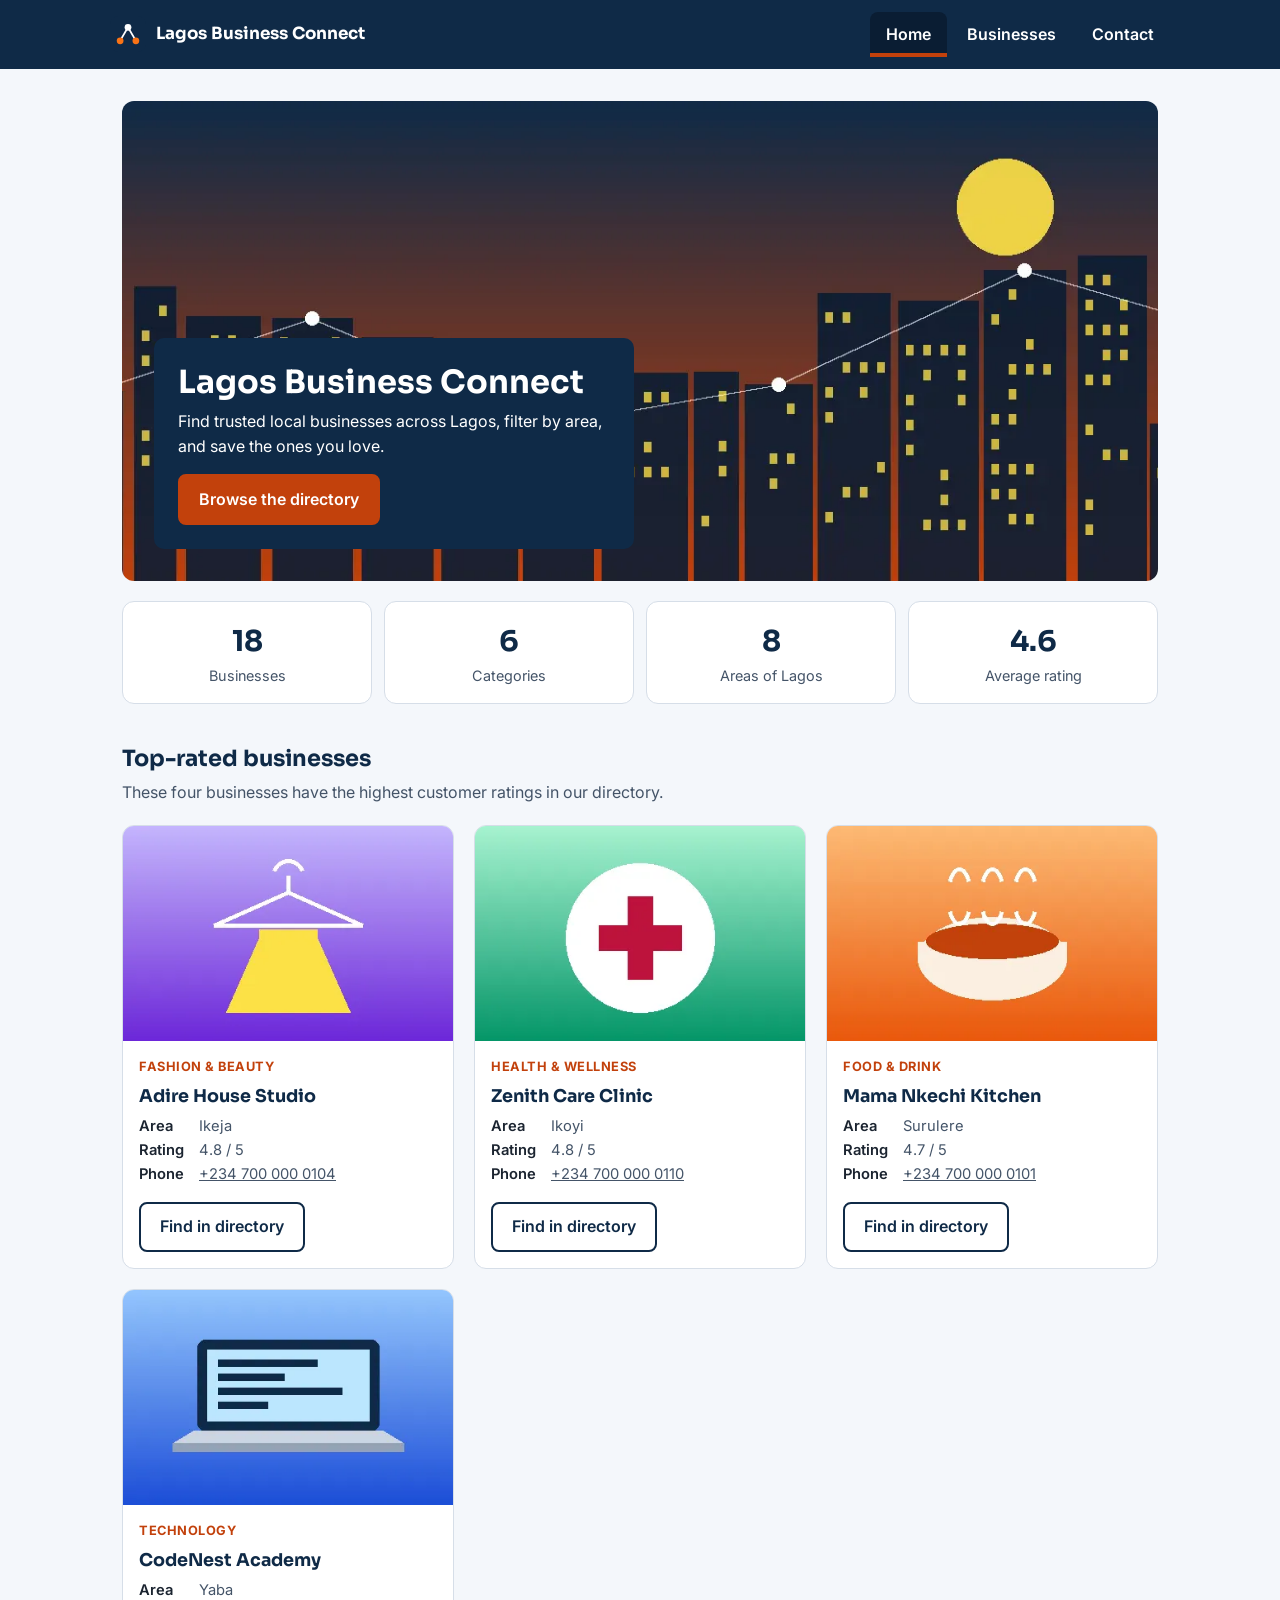
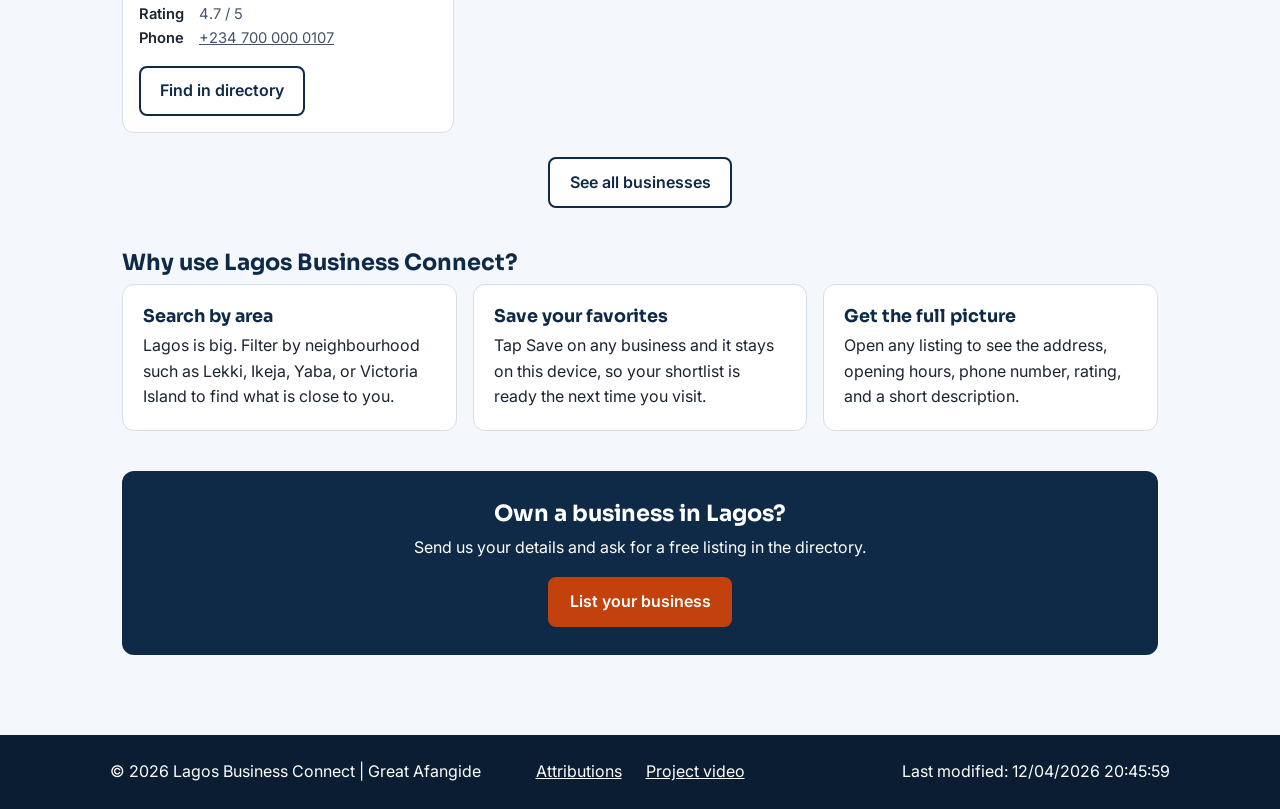
<file: final-project/index.html>
<!DOCTYPE html>
<html lang="en">
<head>
  <meta charset="UTF-8">
  <meta name="viewport" content="width=device-width, initial-scale=1.0">
  <title>Lagos Business Connect | Local Business Directory</title>
  <meta name="description" content="Lagos Business Connect helps you find trusted local businesses across Lagos, filter by area and category, and save your favorites.">
  <meta name="author" content="Great Afangide">

  <link rel="icon" type="image/svg+xml" href="images/favicon.svg">

  <!-- Open Graph -->
  <meta property="og:title" content="Lagos Business Connect | Local Business Directory">
  <meta property="og:description" content="Lagos Business Connect helps you find trusted local businesses across Lagos, filter by area and category, and save your favorites.">
  <meta property="og:type" content="website">
  <meta property="og:image" content="https://greatx806.github.io/wdd231/final/images/hero.webp">
  <meta property="og:url" content="https://greatx806.github.io/wdd231/final/index.html">

  <link rel="preconnect" href="https://fonts.googleapis.com">
  <link rel="preconnect" href="https://fonts.gstatic.com" crossorigin>
  <link href="https://fonts.googleapis.com/css2?family=Inter:wght@400;600&family=Sora:wght@600;700&display=swap" rel="stylesheet">

  <link rel="stylesheet" href="styles/normalize.css">
  <link rel="stylesheet" href="styles/small.css">
  <link rel="stylesheet" href="styles/larger.css">

  <script type="module" src="scripts/home.js"></script>
</head>
<body>
  <a class="skip-link" href="#main-content">Skip to main content</a>

  <header class="site-header">
    <div class="header-inner">
      <a class="brand" href="index.html">
        <img src="images/favicon.svg" alt="" width="36" height="36">
        <span>Lagos Business Connect</span>
      </a>

      <button class="nav-toggle" id="nav-toggle" type="button" aria-expanded="false" aria-controls="primary-nav">
        <span class="visually-hidden">Menu</span>
        <span></span><span></span><span></span>
      </button>

      <nav class="primary-nav" id="primary-nav" aria-label="Primary">
        <ul>
          <li><a href="index.html" aria-current="page">Home</a></li>
          <li><a href="businesses.html">Businesses</a></li>
          <li><a href="contact.html">Contact</a></li>
        </ul>
      </nav>
    </div>
  </header>

  <main id="main-content">
    <section class="hero">
      <img src="images/hero.webp" alt="Illustration of the Lagos skyline at dusk with glowing lines connecting the buildings" width="1200" height="500" fetchpriority="high">
      <div class="hero-content">
        <h1>Lagos Business Connect</h1>
        <p>Find trusted local businesses across Lagos, filter by area, and save the ones you love.</p>
        <a class="btn btn-accent" href="businesses.html">Browse the directory</a>
      </div>
    </section>

    <section aria-labelledby="stats-heading">
      <h2 id="stats-heading" class="visually-hidden">Directory at a glance</h2>
      <ul class="stats" id="stats">
        <li><span class="stat-label">Loading directory facts&hellip;</span></li>
      </ul>
    </section>

    <section class="section" aria-labelledby="featured-heading">
      <h2 id="featured-heading">Top-rated businesses</h2>
      <p class="section-intro">These four businesses have the highest customer ratings in our directory.</p>
      <div class="card-grid" id="featured">
        <p class="status">Loading top-rated businesses&hellip;</p>
      </div>
      <p class="center"><a class="btn btn-outline" href="businesses.html">See all businesses</a></p>
    </section>

    <section class="section" aria-labelledby="why-heading">
      <h2 id="why-heading">Why use Lagos Business Connect?</h2>
      <div class="info-grid">
        <article class="info-card">
          <h3>Search by area</h3>
          <p>Lagos is big. Filter by neighbourhood such as Lekki, Ikeja, Yaba, or Victoria Island to find what is close to you.</p>
        </article>
        <article class="info-card">
          <h3>Save your favorites</h3>
          <p>Tap Save on any business and it stays on this device, so your shortlist is ready the next time you visit.</p>
        </article>
        <article class="info-card">
          <h3>Get the full picture</h3>
          <p>Open any listing to see the address, opening hours, phone number, rating, and a short description.</p>
        </article>
      </div>
    </section>

    <section class="section cta-banner" aria-labelledby="cta-heading">
      <h2 id="cta-heading">Own a business in Lagos?</h2>
      <p>Send us your details and ask for a free listing in the directory.</p>
      <a class="btn btn-accent" href="contact.html">List your business</a>
    </section>
  </main>

  <footer class="site-footer">
    <div class="footer-inner">
      <p>&copy; <span id="year"></span> Lagos Business Connect | Great Afangide</p>
      <ul class="footer-links">
        <li><a href="attributions.html">Attributions</a></li>
        <li><a href="https://www.youtube.com/" target="_blank" rel="noopener">Project video</a></li>
      </ul>
      <p>Last modified: <span id="last-modified"></span></p>
    </div>
  </footer>
</body>
</html>
</file>
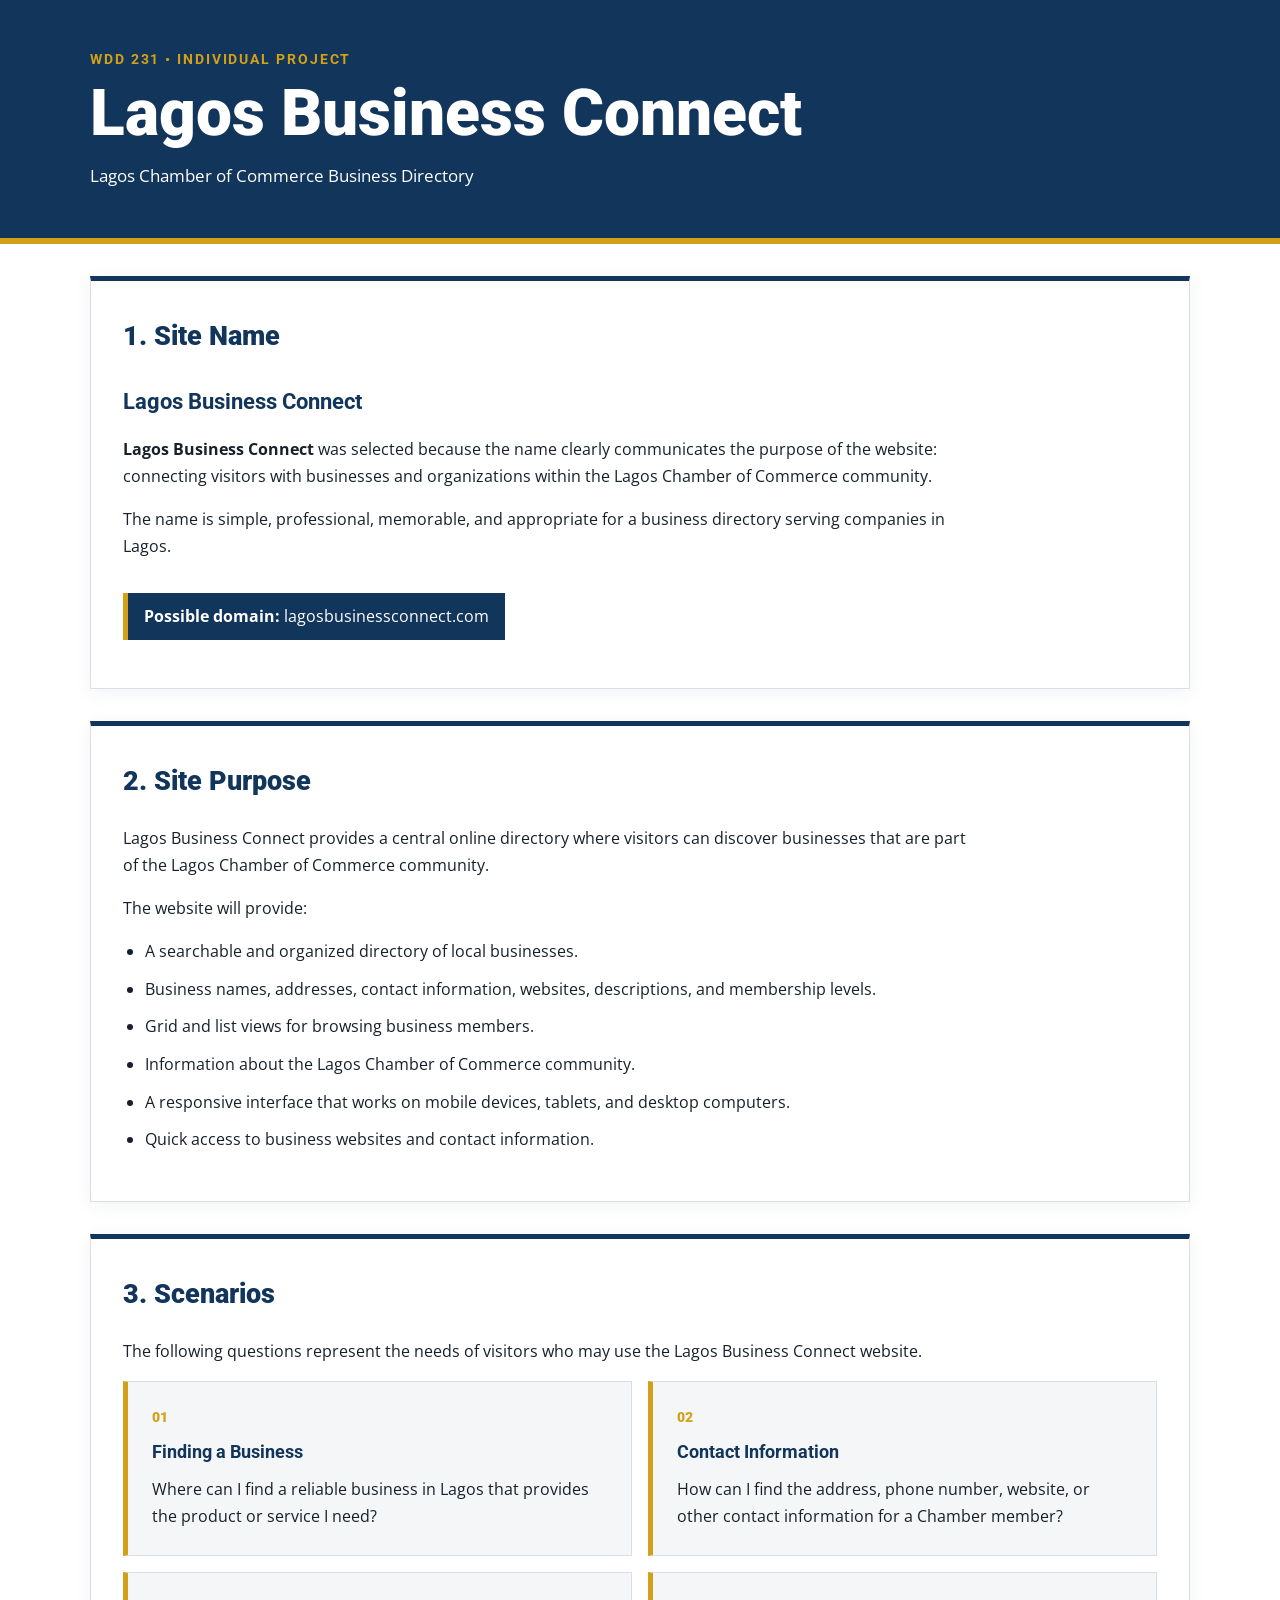
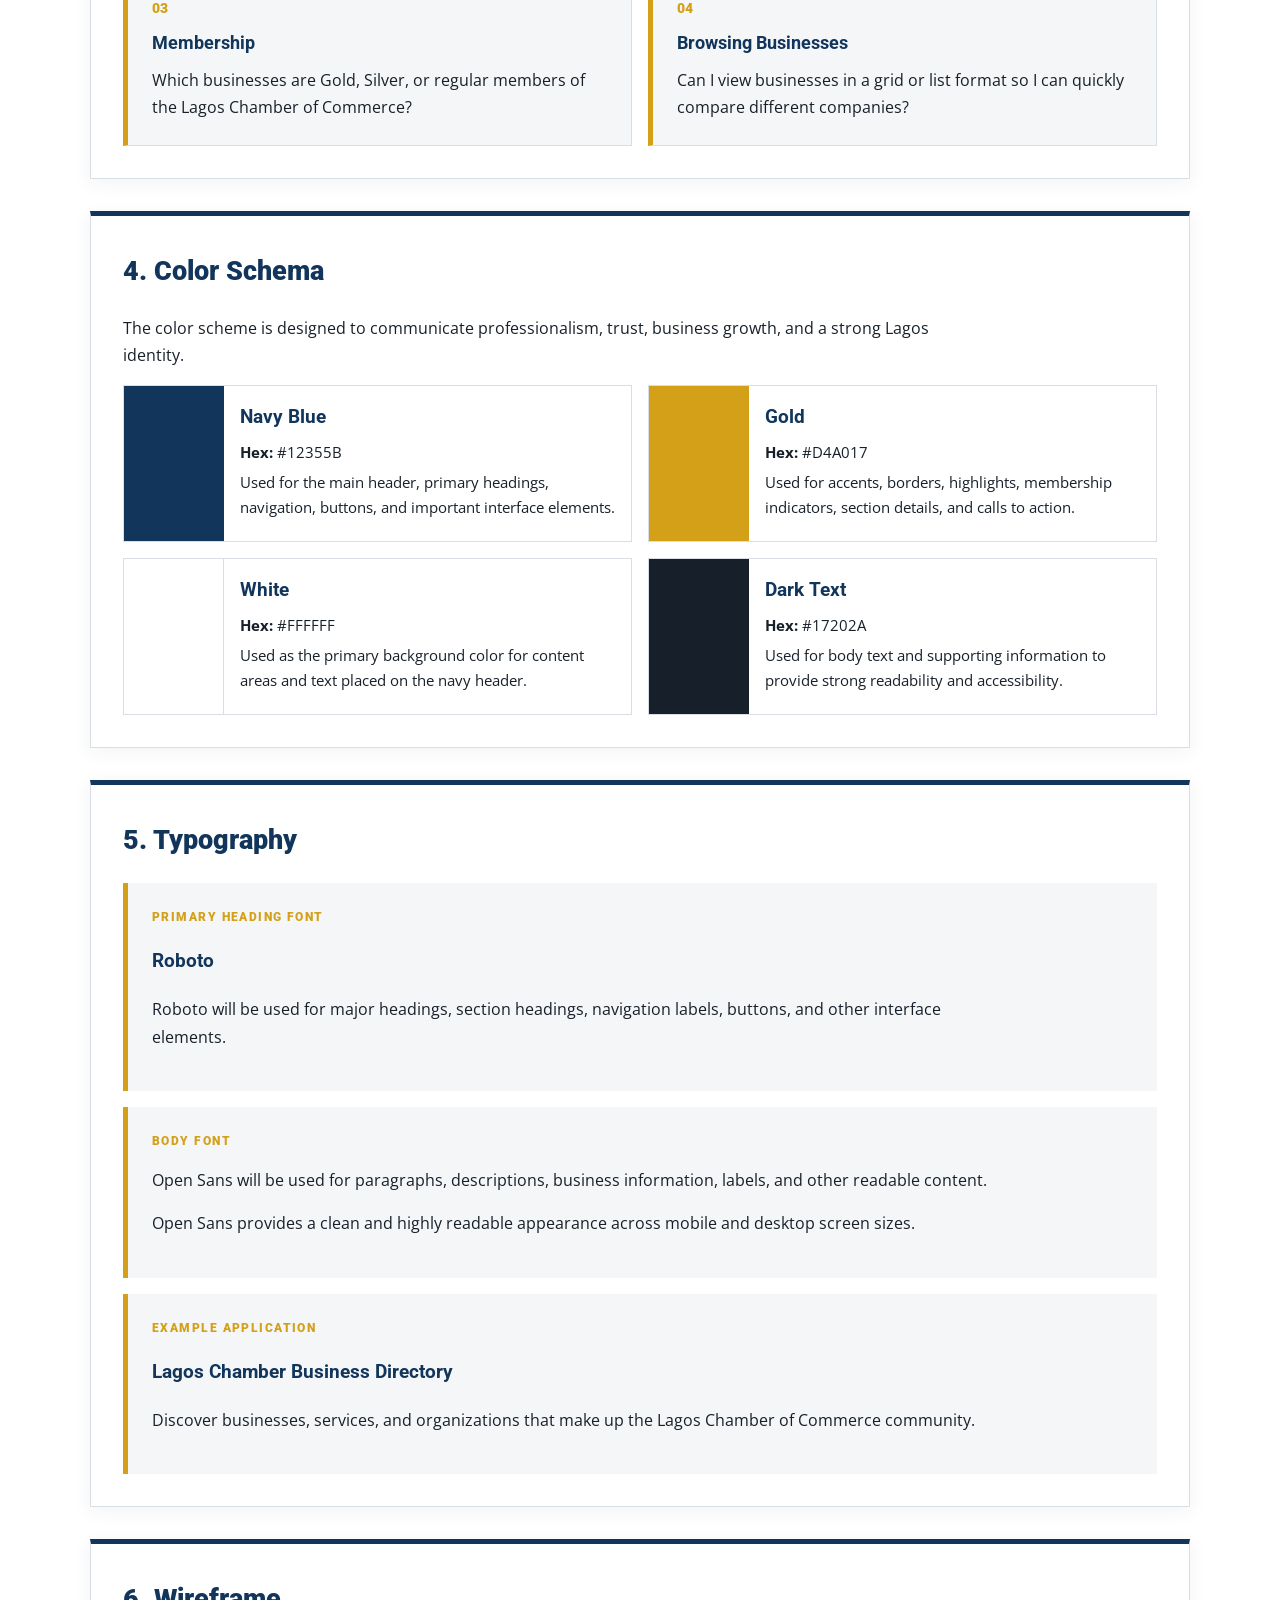
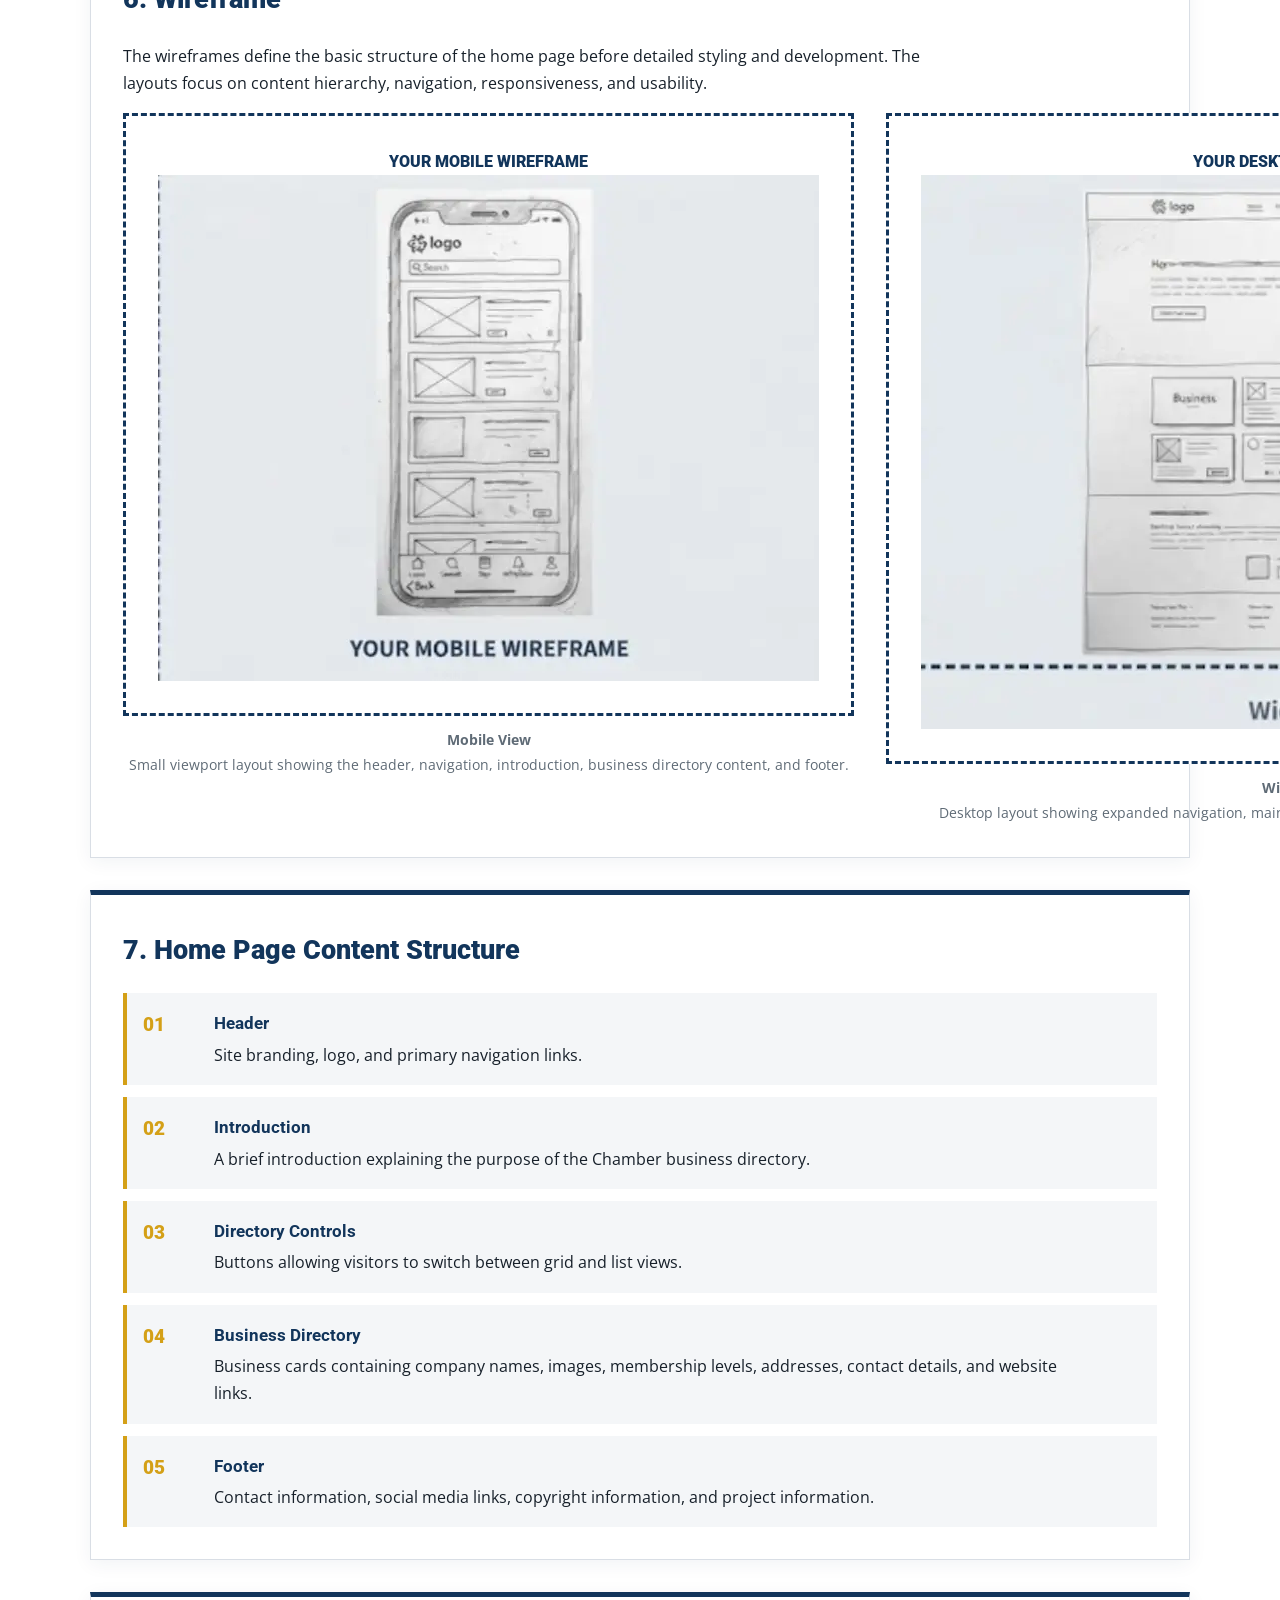
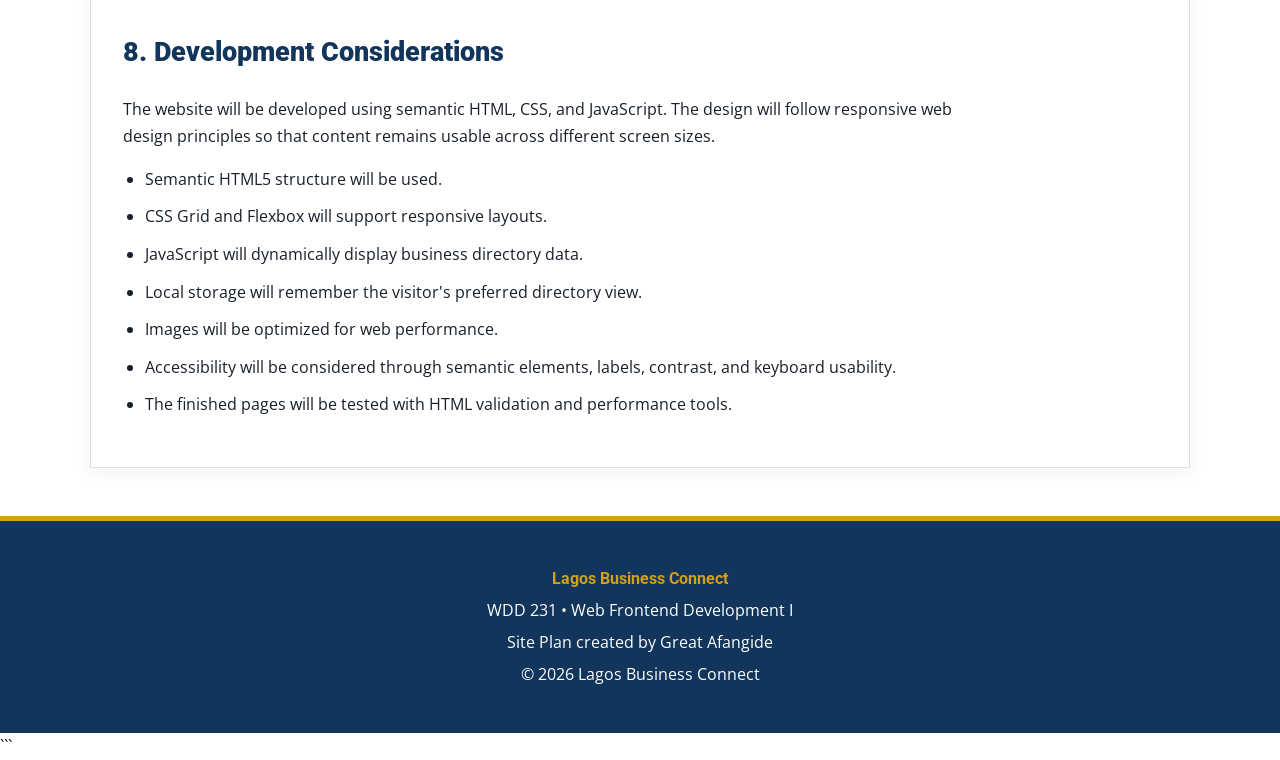
<file: siteplan.html>
<!DOCTYPE html>
<html lang="en">

<head>
    <meta charset="UTF-8">
    <meta name="viewport" content="width=device-width, initial-scale=1.0">

    <meta name="description"
        content="Site plan for Lagos Business Connect, a digital business directory for the Lagos Chamber of Commerce community.">

    <meta name="author" content="Great Afangide">

    <title>Lagos Business Connect | Site Plan</title>

    <link rel="stylesheet" href="styles/siteplan.css">
</head>

<body>
    <header class="site-header">
        <div class="header-content">
            <p class="eyebrow">WDD 231 • Individual Project</p>
            <h1>Lagos Business Connect</h1>
            <p class="subtitle">
                Lagos Chamber of Commerce Business Directory
            </p>
        </div>
    </header>

    <main class="container">

        <section class="plan-section" id="site-name">
            <h2>1. Site Name</h2>

            <h3>Lagos Business Connect</h3>

            <p>
                <strong>Lagos Business Connect</strong> was selected because the name
                clearly communicates the purpose of the website: connecting visitors
                with businesses and organizations within the Lagos Chamber of Commerce
                community.
            </p>

            <p>
                The name is simple, professional, memorable, and appropriate for a
                business directory serving companies in Lagos.
            </p>

            <p class="domain">
                <strong>Possible domain:</strong> lagosbusinessconnect.com
            </p>
        </section>

        <section class="plan-section" id="site-purpose">
            <h2>2. Site Purpose</h2>

            <p>
                Lagos Business Connect provides a central online directory where
                visitors can discover businesses that are part of the Lagos Chamber
                of Commerce community.
            </p>

            <p>The website will provide:</p>

            <ul>
                <li>
                    A searchable and organized directory of local businesses.
                </li>
                <li>
                    Business names, addresses, contact information, websites,
                    descriptions, and membership levels.
                </li>
                <li>
                    Grid and list views for browsing business members.
                </li>
                <li>
                    Information about the Lagos Chamber of Commerce community.
                </li>
                <li>
                    A responsive interface that works on mobile devices, tablets,
                    and desktop computers.
                </li>
                <li>
                    Quick access to business websites and contact information.
                </li>
            </ul>
        </section>

        <section class="plan-section" id="scenarios">
            <h2>3. Scenarios</h2>

            <p>
                The following questions represent the needs of visitors who may use
                the Lagos Business Connect website.
            </p>

            <div class="scenario-grid">
                <article class="scenario">
                    <span class="scenario-number">01</span>
                    <h3>Finding a Business</h3>
                    <p>
                        Where can I find a reliable business in Lagos that provides the
                        product or service I need?
                    </p>
                </article>

                <article class="scenario">
                    <span class="scenario-number">02</span>
                    <h3>Contact Information</h3>
                    <p>
                        How can I find the address, phone number, website, or other
                        contact information for a Chamber member?
                    </p>
                </article>

                <article class="scenario">
                    <span class="scenario-number">03</span>
                    <h3>Membership</h3>
                    <p>
                        Which businesses are Gold, Silver, or regular members of the
                        Lagos Chamber of Commerce?
                    </p>
                </article>

                <article class="scenario">
                    <span class="scenario-number">04</span>
                    <h3>Browsing Businesses</h3>
                    <p>
                        Can I view businesses in a grid or list format so I can quickly
                        compare different companies?
                    </p>
                </article>
            </div>
        </section>

        <section class="plan-section" id="color-schema">
            <h2>4. Color Schema</h2>

            <p>
                The color scheme is designed to communicate professionalism,
                trust, business growth, and a strong Lagos identity.
            </p>

            <div class="color-grid">

                <article class="color-card">
                    <div class="color-swatch navy"></div>
                    <div class="color-information">
                        <h3>Navy Blue</h3>
                        <p><strong>Hex:</strong> #12355B</p>
                        <p>
                            Used for the main header, primary headings, navigation,
                            buttons, and important interface elements.
                        </p>
                    </div>
                </article>

                <article class="color-card">
                    <div class="color-swatch gold"></div>
                    <div class="color-information">
                        <h3>Gold</h3>
                        <p><strong>Hex:</strong> #D4A017</p>
                        <p>
                            Used for accents, borders, highlights, membership indicators,
                            section details, and calls to action.
                        </p>
                    </div>
                </article>

                <article class="color-card">
                    <div class="color-swatch white"></div>
                    <div class="color-information">
                        <h3>White</h3>
                        <p><strong>Hex:</strong> #FFFFFF</p>
                        <p>
                            Used as the primary background color for content areas and
                            text placed on the navy header.
                        </p>
                    </div>
                </article>

                <article class="color-card">
                    <div class="color-swatch dark"></div>
                    <div class="color-information">
                        <h3>Dark Text</h3>
                        <p><strong>Hex:</strong> #17202A</p>
                        <p>
                            Used for body text and supporting information to provide
                            strong readability and accessibility.
                        </p>
                    </div>
                </article>

            </div>
        </section>

        <section class="plan-section" id="typography">
            <h2>5. Typography</h2>

            <div class="type-example">
                <p class="type-label">Primary Heading Font</p>
                <h3 class="heading-font">Roboto</h3>
                <p>
                    Roboto will be used for major headings, section headings,
                    navigation labels, buttons, and other interface elements.
                </p>
            </div>

            <div class="type-example">
                <p class="type-label">Body Font</p>
                <p class="body-font">
                    Open Sans will be used for paragraphs, descriptions, business
                    information, labels, and other readable content.
                </p>
                <p>
                    Open Sans provides a clean and highly readable appearance across
                    mobile and desktop screen sizes.
                </p>
            </div>

            <div class="typography-sample">
                <p class="type-label">Example Application</p>

                <h3 class="heading-font">
                    Lagos Chamber Business Directory
                </h3>

                <p class="body-font">
                    Discover businesses, services, and organizations that make up
                    the Lagos Chamber of Commerce community.
                </p>
            </div>
        </section>

        <section class="plan-section" id="wireframe">
            <h2>6. Wireframe</h2>

            <p>
                The wireframes define the basic structure of the home page before
                detailed styling and development. The layouts focus on content
                hierarchy, navigation, responsiveness, and usability.
            </p>


            <div class="wireframe-grid">

                <figure class="wireframe-card">
                    <div class="wireframe-placeholder">
                        <p>YOUR MOBILE WIREFRAME</p>
                        <img src="images/mobile-view.webp"
                            alt="Black and white mobile wireframe for the Lagos Business Connect home page">

                    </div>

                    <figcaption>
                        <strong>Mobile View</strong>
                        <br>
                        Small viewport layout showing the header, navigation,
                        introduction, business directory content, and footer.
                    </figcaption>
                </figure>

                <figure class="wireframe-card">
                    <div class="wireframe-placeholder wide">
                        <p>YOUR DESKTOP WIREFRAME</p>
                        <img src="images/desktop-view.webp"
                            alt="Black and white desktop wireframe for the Lagos Business Connect home page">
                    </div>

                    <figcaption>
                        <strong>Wide View</strong>
                        <br>
                        Desktop layout showing expanded navigation, main content,
                        business cards, directory controls, and footer.
                    </figcaption>
                </figure>

            </div>
        </section>

        <section class="plan-section" id="content-structure">
            <h2>7. Home Page Content Structure</h2>

            <div class="structure-list">

                <article>
                    <span>01</span>
                    <div>
                        <h3>Header</h3>
                        <p>
                            Site branding, logo, and primary navigation links.
                        </p>
                    </div>
                </article>

                <article>
                    <span>02</span>
                    <div>
                        <h3>Introduction</h3>
                        <p>
                            A brief introduction explaining the purpose of the Chamber
                            business directory.
                        </p>
                    </div>
                </article>

                <article>
                    <span>03</span>
                    <div>
                        <h3>Directory Controls</h3>
                        <p>
                            Buttons allowing visitors to switch between grid and list
                            views.
                        </p>
                    </div>
                </article>

                <article>
                    <span>04</span>
                    <div>
                        <h3>Business Directory</h3>
                        <p>
                            Business cards containing company names, images, membership
                            levels, addresses, contact details, and website links.
                        </p>
                    </div>
                </article>

                <article>
                    <span>05</span>
                    <div>
                        <h3>Footer</h3>
                        <p>
                            Contact information, social media links, copyright information,
                            and project information.
                        </p>
                    </div>
                </article>

            </div>
        </section>

        <section class="plan-section" id="development">
            <h2>8. Development Considerations</h2>

            <p>
                The website will be developed using semantic HTML, CSS, and
                JavaScript. The design will follow responsive web design principles
                so that content remains usable across different screen sizes.
            </p>

            <ul>
                <li>Semantic HTML5 structure will be used.</li>
                <li>CSS Grid and Flexbox will support responsive layouts.</li>
                <li>JavaScript will dynamically display business directory data.</li>
                <li>Local storage will remember the visitor's preferred directory view.</li>
                <li>Images will be optimized for web performance.</li>
                <li>Accessibility will be considered through semantic elements, labels, contrast, and keyboard
                    usability.</li>
                <li>The finished pages will be tested with HTML validation and performance tools.</li>
            </ul>
        </section>

    </main>

    <footer class="site-footer">
        <div class="footer-content">
            <p><strong>Lagos Business Connect</strong></p>
            <p>WDD 231 • Web Frontend Development I</p>
            <p>Site Plan created by Great Afangide</p>
            <p>&copy; 2026 Lagos Business Connect</p>
        </div>
    </footer>

</body>

</html>
```
</file>
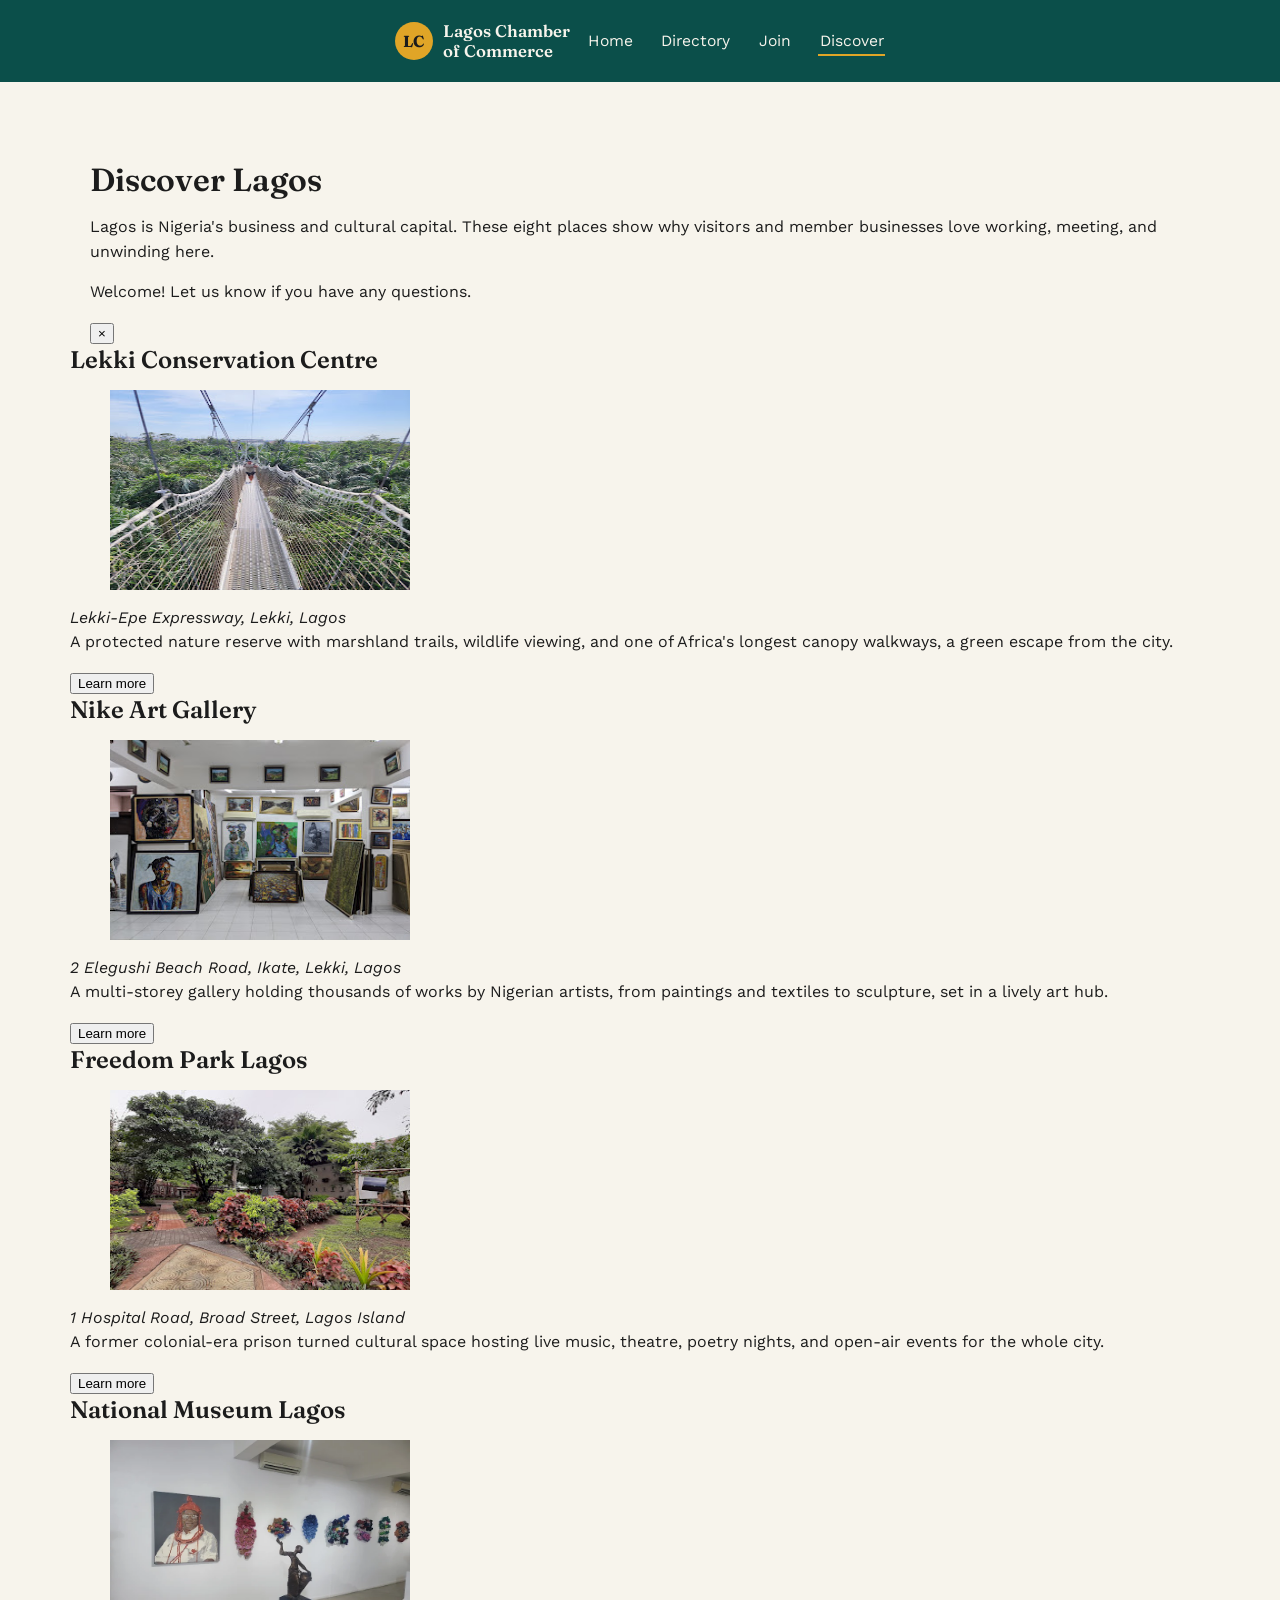
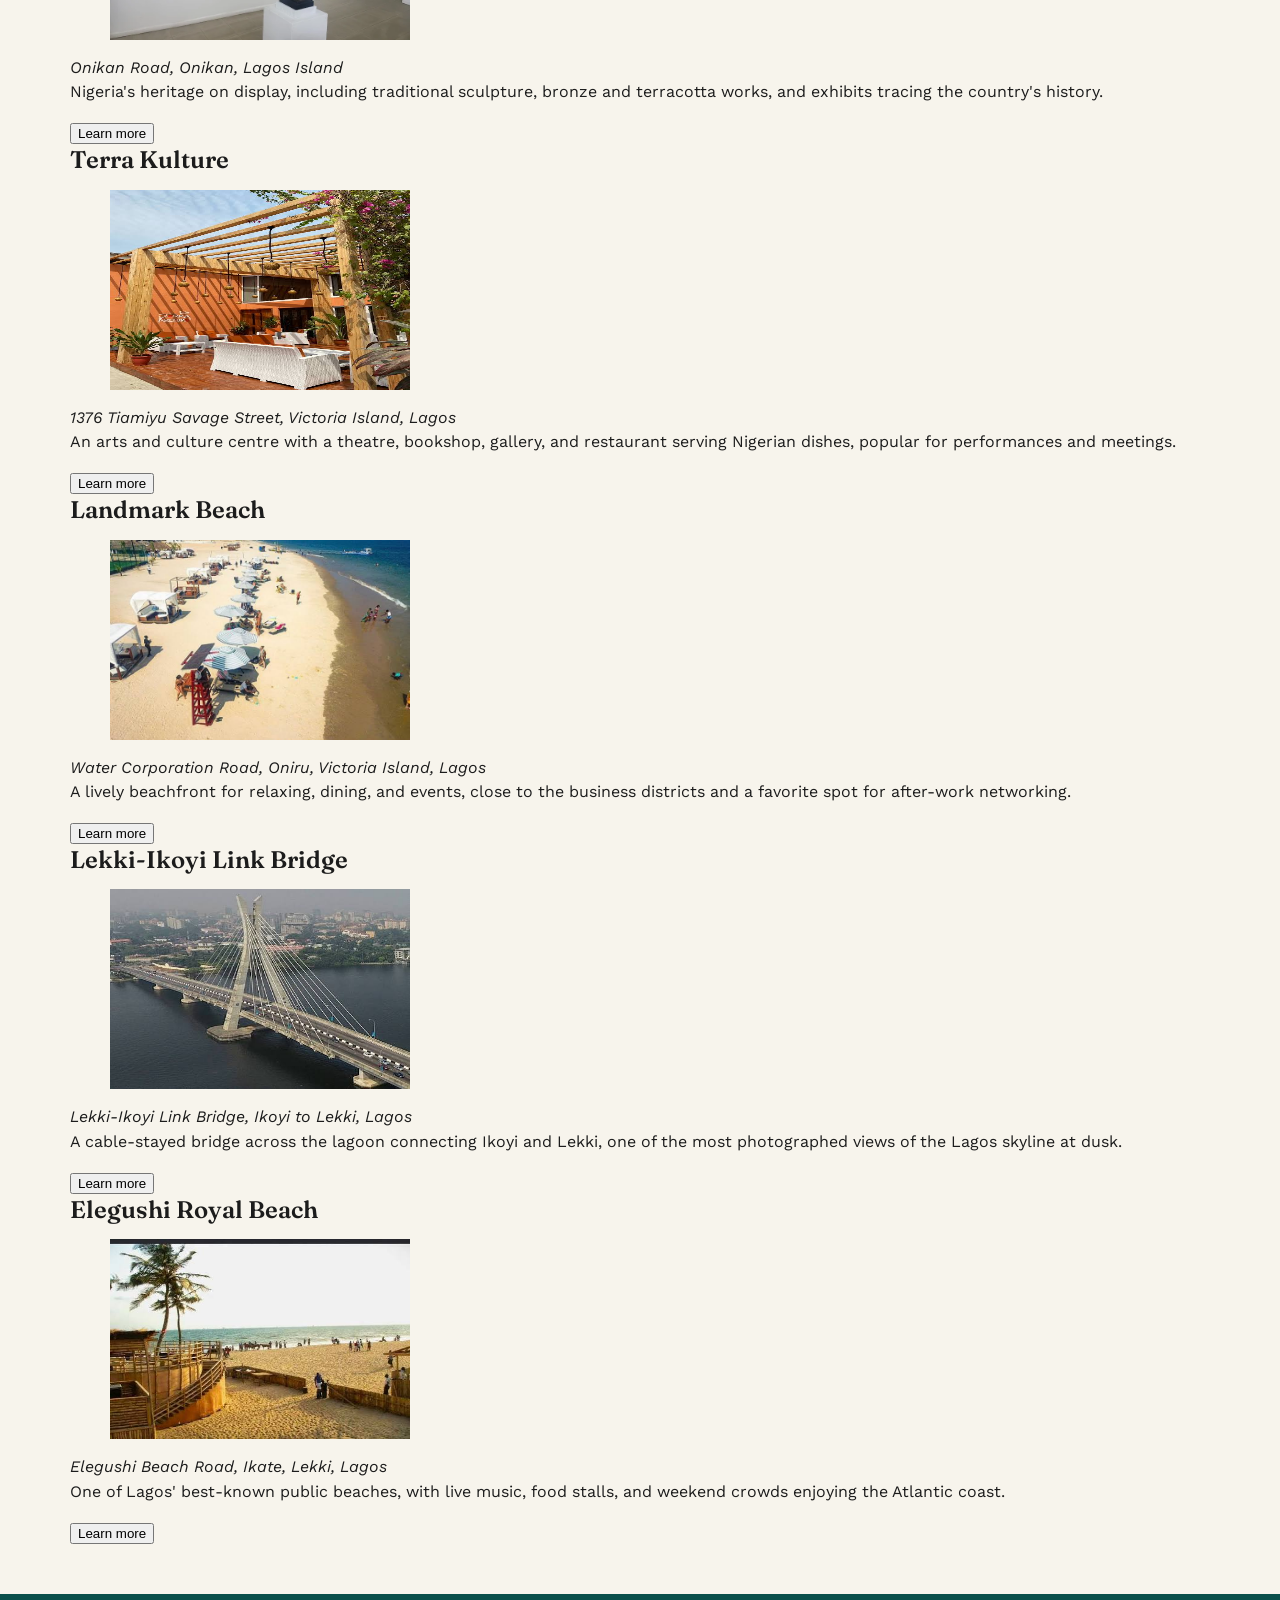
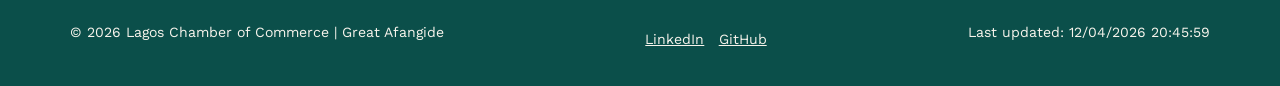
<file: chamber/discover.html>
<!DOCTYPE html>
<html lang="en">

<head>
  <meta charset="UTF-8">
  <meta name="viewport" content="width=device-width, initial-scale=1.0">
  <title>Discover Lagos | Lagos Chamber of Commerce</title>
  <meta name="description"
    content="Explore eight Lagos attractions, from beaches and galleries to museums and nature reserves, chosen to inspire visitors and prospective chamber members.">
  <meta name="author" content="Great Afangide">

  <link rel="preconnect" href="https://fonts.googleapis.com">
  <link rel="preconnect" href="https://fonts.gstatic.com" crossorigin>
  <link href="https://fonts.googleapis.com/css2?family=Fraunces:wght@600;700&family=Work+Sans:wght@400;600&display=swap"
    rel="stylesheet">

  <link rel="stylesheet" href="styles/styles.css">
  <link rel="stylesheet" href="styles/larger.css">
<link rel="icon" href="images/favicon.svg">
  <meta name="theme-color" content="#0b4f4a">

  <!-- Open Graph -->
  <meta property="og:title" content="Discover Lagos | Lagos Chamber of Commerce">
  <meta property="og:description"
    content="Explore eight Lagos attractions, from beaches and galleries to museums and nature reserves, chosen to inspire visitors and new members.">
  <meta property="og:type" content="website">
  <meta property="og:image" content="https://greatx806.github.io/wdd231/chamber/images/hero-lagos.webp">
  <meta property="og:url" content="https://greatx806.github.io/wdd231/chamber/discover.html">

  <script defer src="scripts/chamber.js"></script>
  <script type="module" src="scripts/discover.js"></script>
</head>

<body>
  <a class="skip-link" href="#main-content">Skip to main content</a>

  <header class="site-header">
    <div class="header-inner">
      <a class="brand" href="index.html">
        <span class="brand-mark" aria-hidden="true">LC</span>
        <span class="brand-text">Lagos Chamber<br>of Commerce</span>
      </a>

      <button class="nav-toggle" id="navToggle" aria-expanded="false" aria-controls="primaryNav">
        <span class="visually-hidden">Menu</span>
      </button>

      <nav class="primary-nav" id="primaryNav" aria-label="Primary">
        <ul>
          <li><a href="index.html">Home</a></li>
          <li><a href="directory.html">Directory</a></li>
          <li><a href="join.html">Join</a></li>
          <li><a href="discover.html" aria-current="page">Discover</a></li>
        </ul>
      </nav>
    </div>
  </header>

  <main id="main-content">
    <div class="page-intro">
      <h1>Discover Lagos</h1>
      <p>Lagos is Nigeria's business and cultural capital. These eight places show why visitors and member businesses
        love working, meeting, and unwinding here.</p>

      <div class="visit-message" id="visitMessage" role="status" hidden>
        <p id="visitText"></p>
        <button class="visit-close" id="visitClose" type="button" aria-label="Dismiss visit message">&times;</button>
      </div>
    </div>

    <section class="discover-grid" id="discoverGrid" aria-label="Lagos places of interest">
      <!-- 8 cards built by scripts/discover.js from data/discover.mjs -->
    </section>
  </main>

  <footer class="site-footer">
    <div class="footer-inner">
      <p>&copy; <span id="currentYear"></span> Lagos Chamber of Commerce | Great Afangide</p>
      <ul class="social-links">
        <li><a href="https://linkedin.com/in/great-afangide-598083270" aria-label="LinkedIn">LinkedIn</a></li>
        <li><a href="https://github.com/GreatX806" aria-label="GitHub">GitHub</a></li>
      </ul>
      <p id="lastModified"></p>
    </div>
  </footer>

</body>

</html>
</file>
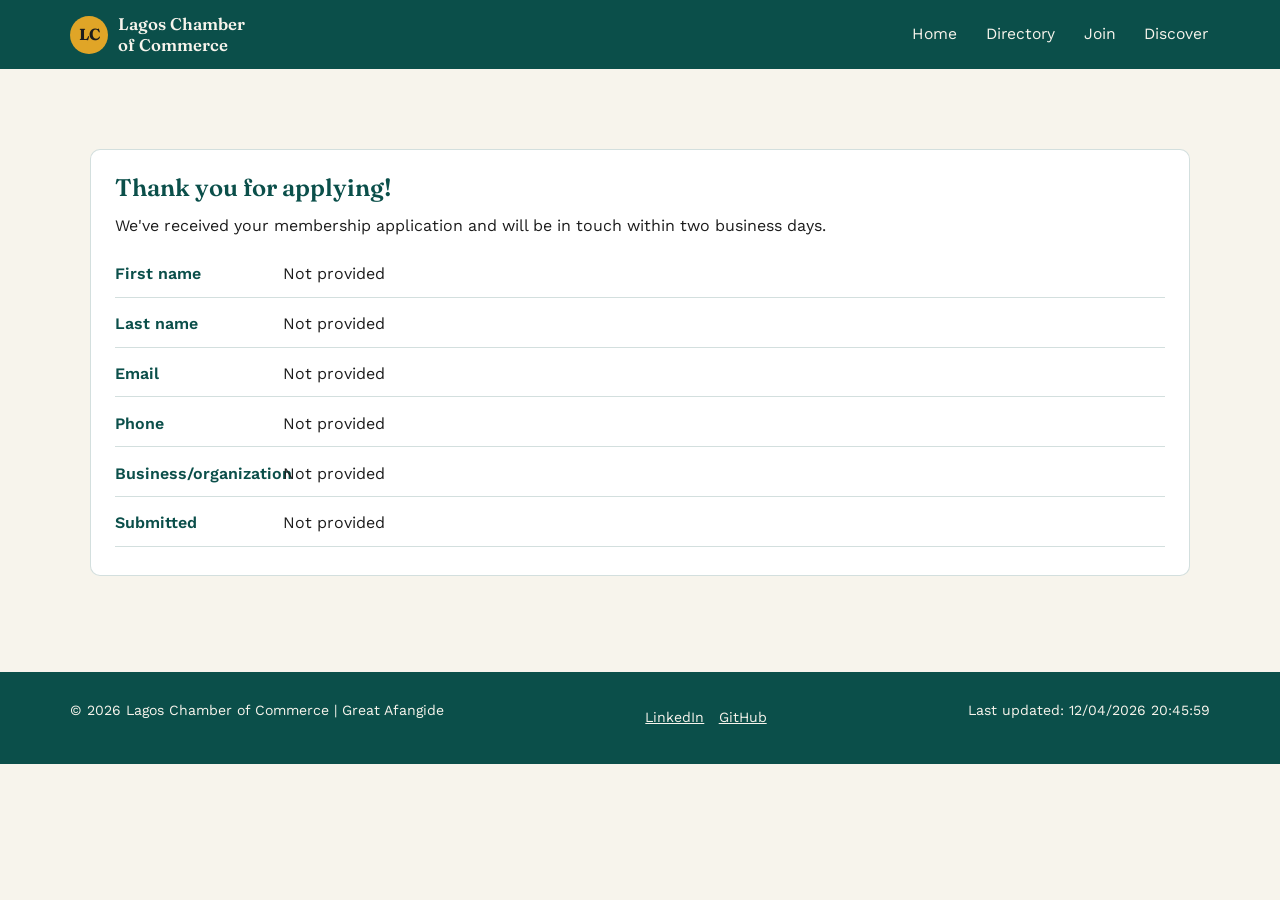
<file: chamber/thankyou.html>
<!DOCTYPE html>
<html lang="en">
<head>
  <meta charset="UTF-8" />
  <meta name="viewport" content="width=device-width, initial-scale=1.0" />
  <title>Thank You | Lagos Chamber of Commerce</title>
  <meta name="description" content="Confirmation page for a Lagos Chamber of Commerce membership application." />
  <meta name="author" content="Great Afangide" />

  <link rel="preconnect" href="https://fonts.googleapis.com" />
  <link rel="preconnect" href="https://fonts.gstatic.com" crossorigin />
  <link href="https://fonts.googleapis.com/css2?family=Fraunces:wght@600;700&family=Work+Sans:wght@400;600&display=swap" rel="stylesheet" />

  <link rel="stylesheet" href="styles/styles.css" />
  <link rel="icon" href="data:image/svg+xml,%3Csvg xmlns='http://www.w3.org/2000/svg' viewBox='0 0 64 64'%3E%3Crect width='64' height='64' rx='12' fill='%230b4f4a'/%3E%3Ctext x='32' y='42' font-family='Georgia,serif' font-size='28' font-weight='700' fill='%23e0a527' text-anchor='middle'%3ELC%3C/text%3E%3C/svg%3E" />
  <meta name="theme-color" content="#0b4f4a" />

  <script defer src="scripts/chamber.js"></script>
  <script defer src="scripts/thankyou.js"></script>
</head>
<body>
  <a class="skip-link" href="#main-content">Skip to main content</a>

  <header class="site-header">
    <div class="header-inner">
      <a class="brand" href="index.html">
        <span class="brand-mark" aria-hidden="true">LC</span>
        <span class="brand-text">Lagos Chamber<br />of Commerce</span>
      </a>

      <button class="nav-toggle" id="navToggle" aria-expanded="false" aria-controls="primaryNav">
        <span class="visually-hidden">Menu</span>
      </button>

      <nav class="primary-nav" id="primaryNav" aria-label="Primary">
        <ul>
          <li><a href="index.html">Home</a></li>
          <li><a href="directory.html">Directory</a></li>
          <li><a href="join.html">Join</a></li>
          <li><a href="discover.html">Discover</a></li>
        </ul>
      </nav>
    </div>
  </header>

  <main id="main-content">
    <div style="max-width: var(--max-width); margin: 0 auto; padding: 2.5rem 1.25rem 3rem;">
      <section class="panel confirmation-panel">
        <h1>Thank you for applying!</h1>
        <p>We've received your membership application and will be in touch within two business days.</p>

        <dl class="confirmation-list" id="confirmationList">
          <!-- populated by thankyou.js -->
        </dl>
      </section>
    </div>
  </main>

  <footer class="site-footer">
    <div class="footer-inner">
      <p>&copy; <span id="currentYear"></span> Lagos Chamber of Commerce | Great Afangide</p>
      <ul class="social-links">
        <li><a href="https://linkedin.com/in/great-afangide-598083270" aria-label="LinkedIn">LinkedIn</a></li>
        <li><a href="https://github.com/GreatX806" aria-label="GitHub">GitHub</a></li>
      </ul>
      <p id="lastModified"></p>
    </div>
  </footer>

</body>
</html>
</file>
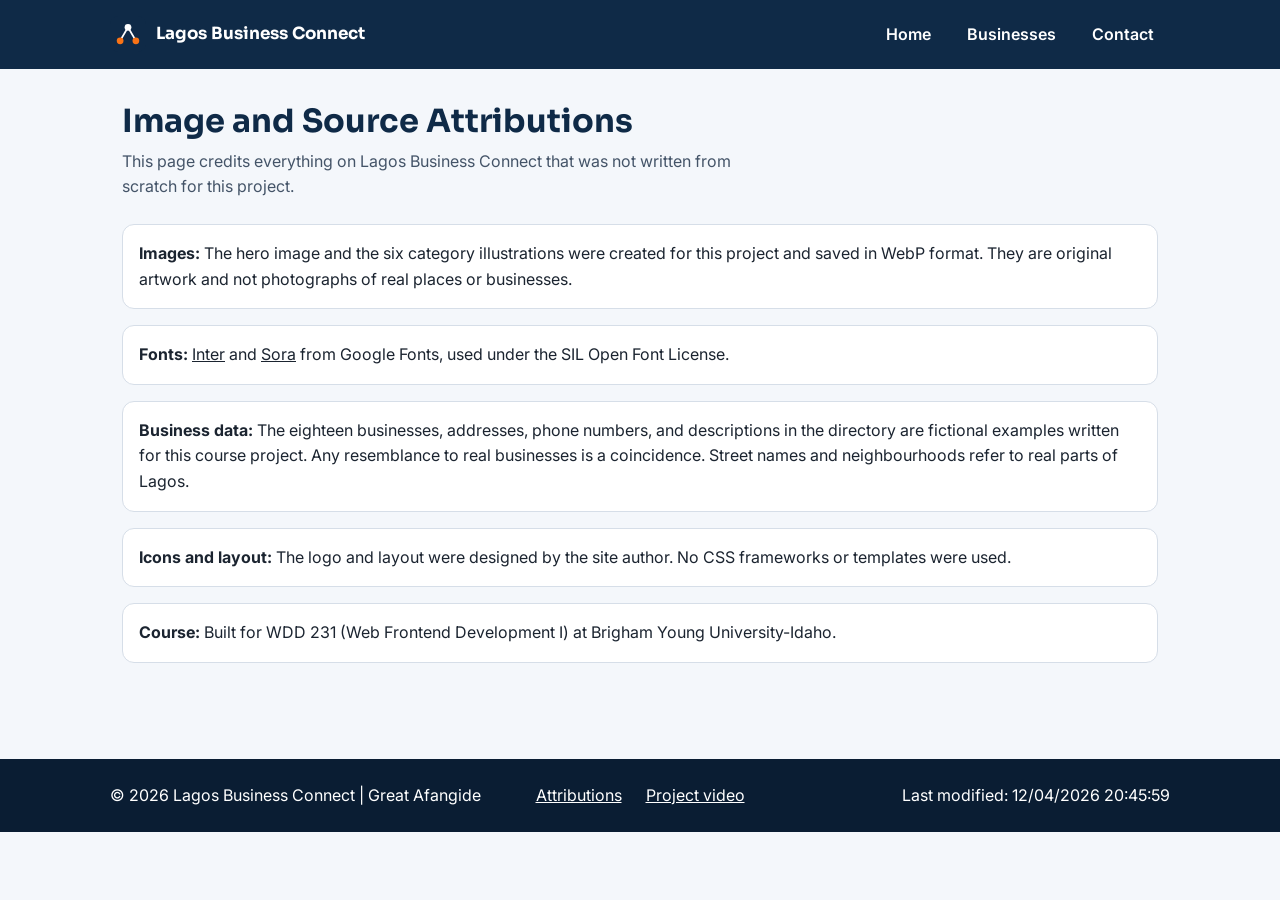
<file: final-project/attributions.html>
<!DOCTYPE html>
<html lang="en">
<head>
  <meta charset="UTF-8">
  <meta name="viewport" content="width=device-width, initial-scale=1.0">
  <title>Image and Source Attributions | Lagos Business Connect</title>
  <meta name="description" content="Credits and sources for the images, fonts, and data used on the Lagos Business Connect website.">
  <meta name="author" content="Great Afangide">

  <link rel="icon" type="image/svg+xml" href="images/favicon.svg">

  <!-- Open Graph -->
  <meta property="og:title" content="Image and Source Attributions | Lagos Business Connect">
  <meta property="og:description" content="Credits and sources for the images, fonts, and data used on the Lagos Business Connect website.">
  <meta property="og:type" content="website">
  <meta property="og:image" content="https://greatx806.github.io/wdd231/final/images/hero.webp">
  <meta property="og:url" content="https://greatx806.github.io/wdd231/final/attributions.html">

  <link rel="preconnect" href="https://fonts.googleapis.com">
  <link rel="preconnect" href="https://fonts.gstatic.com" crossorigin>
  <link href="https://fonts.googleapis.com/css2?family=Inter:wght@400;600&family=Sora:wght@600;700&display=swap" rel="stylesheet">

  <link rel="stylesheet" href="styles/normalize.css">
  <link rel="stylesheet" href="styles/small.css">
  <link rel="stylesheet" href="styles/larger.css">

  <script type="module" src="scripts/attributions.js"></script>
</head>
<body>
  <a class="skip-link" href="#main-content">Skip to main content</a>

  <header class="site-header">
    <div class="header-inner">
      <a class="brand" href="index.html">
        <img src="images/favicon.svg" alt="" width="36" height="36">
        <span>Lagos Business Connect</span>
      </a>

      <button class="nav-toggle" id="nav-toggle" type="button" aria-expanded="false" aria-controls="primary-nav">
        <span class="visually-hidden">Menu</span>
        <span></span><span></span><span></span>
      </button>

      <nav class="primary-nav" id="primary-nav" aria-label="Primary">
        <ul>
          <li><a href="index.html">Home</a></li>
          <li><a href="businesses.html">Businesses</a></li>
          <li><a href="contact.html">Contact</a></li>
        </ul>
      </nav>
    </div>
  </header>

  <main id="main-content">
    <div class="page-intro">
      <h1>Image and Source Attributions</h1>
      <p>This page credits everything on Lagos Business Connect that was not written from scratch for this project.</p>
    </div>

    <ul class="credit-list">
      <li><strong>Images:</strong> The hero image and the six category illustrations were created for this project and saved in WebP format. They are original artwork and not photographs of real places or businesses.</li>
      <li><strong>Fonts:</strong> <a href="https://fonts.google.com/specimen/Inter">Inter</a> and <a href="https://fonts.google.com/specimen/Sora">Sora</a> from Google Fonts, used under the SIL Open Font License.</li>
      <li><strong>Business data:</strong> The eighteen businesses, addresses, phone numbers, and descriptions in the directory are fictional examples written for this course project. Any resemblance to real businesses is a coincidence. Street names and neighbourhoods refer to real parts of Lagos.</li>
      <li><strong>Icons and layout:</strong> The logo and layout were designed by the site author. No CSS frameworks or templates were used.</li>
      <li><strong>Course:</strong> Built for WDD 231 (Web Frontend Development I) at Brigham Young University-Idaho.</li>
    </ul>
  </main>

  <footer class="site-footer">
    <div class="footer-inner">
      <p>&copy; <span id="year"></span> Lagos Business Connect | Great Afangide</p>
      <ul class="footer-links">
        <li><a href="attributions.html">Attributions</a></li>
        <li><a href="https://www.youtube.com/" target="_blank" rel="noopener">Project video</a></li>
      </ul>
      <p>Last modified: <span id="last-modified"></span></p>
    </div>
  </footer>
</body>
</html>
</file>
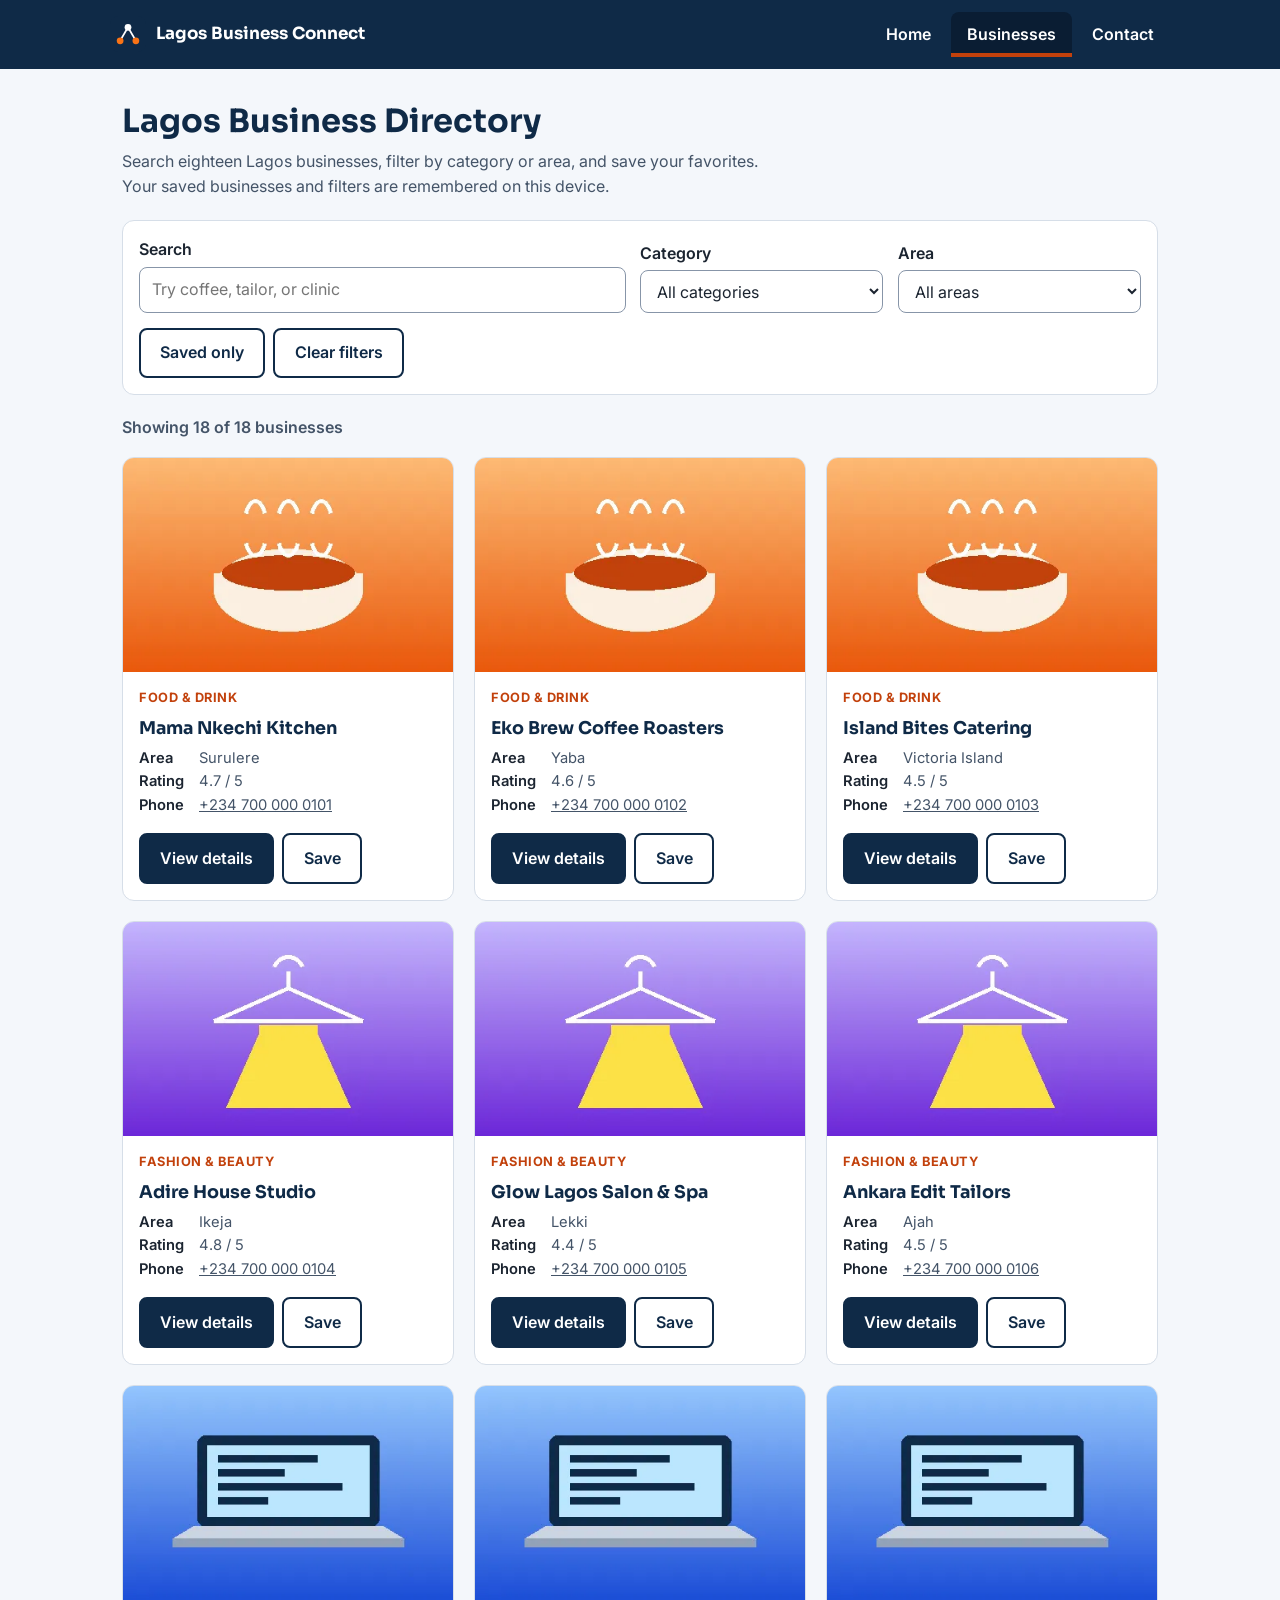
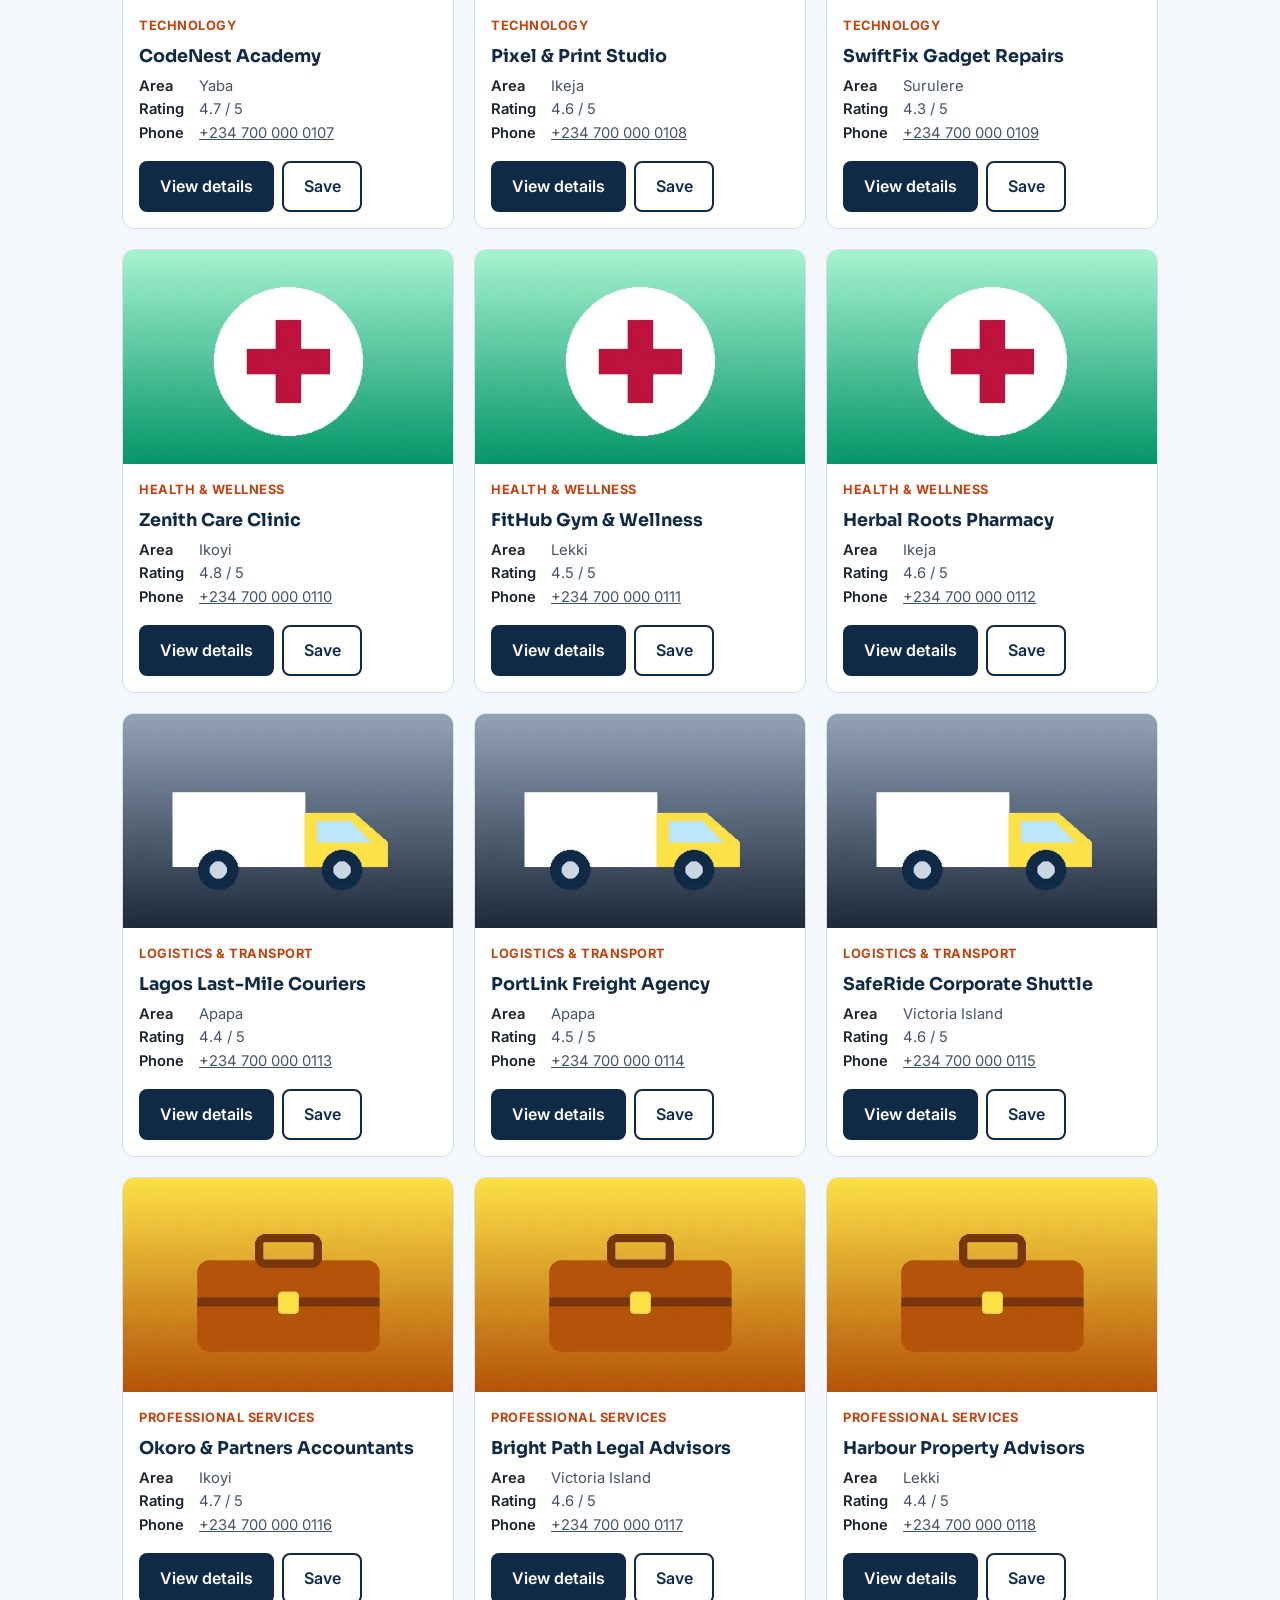
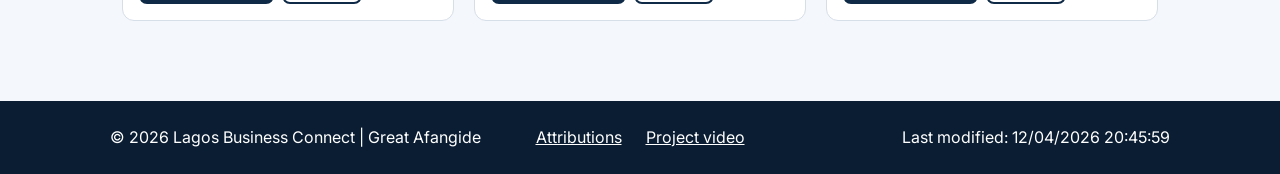
<file: final-project/businesses.html>
<!DOCTYPE html>
<html lang="en">
<head>
  <meta charset="UTF-8">
  <meta name="viewport" content="width=device-width, initial-scale=1.0">
  <title>Business Directory | Lagos Business Connect</title>
  <meta name="description" content="Browse 18 Lagos businesses by category and area, view full details, and save your favorites to find them again quickly.">
  <meta name="author" content="Great Afangide">

  <link rel="icon" type="image/svg+xml" href="images/favicon.svg">

  <!-- Open Graph -->
  <meta property="og:title" content="Business Directory | Lagos Business Connect">
  <meta property="og:description" content="Browse 18 Lagos businesses by category and area, view full details, and save your favorites to find them again quickly.">
  <meta property="og:type" content="website">
  <meta property="og:image" content="https://greatx806.github.io/wdd231/final/images/hero.webp">
  <meta property="og:url" content="https://greatx806.github.io/wdd231/final/businesses.html">

  <link rel="preconnect" href="https://fonts.googleapis.com">
  <link rel="preconnect" href="https://fonts.gstatic.com" crossorigin>
  <link href="https://fonts.googleapis.com/css2?family=Inter:wght@400;600&family=Sora:wght@600;700&display=swap" rel="stylesheet">

  <link rel="stylesheet" href="styles/normalize.css">
  <link rel="stylesheet" href="styles/small.css">
  <link rel="stylesheet" href="styles/larger.css">

  <script type="module" src="scripts/businesses.js"></script>
</head>
<body>
  <a class="skip-link" href="#main-content">Skip to main content</a>

  <header class="site-header">
    <div class="header-inner">
      <a class="brand" href="index.html">
        <img src="images/favicon.svg" alt="" width="36" height="36">
        <span>Lagos Business Connect</span>
      </a>

      <button class="nav-toggle" id="nav-toggle" type="button" aria-expanded="false" aria-controls="primary-nav">
        <span class="visually-hidden">Menu</span>
        <span></span><span></span><span></span>
      </button>

      <nav class="primary-nav" id="primary-nav" aria-label="Primary">
        <ul>
          <li><a href="index.html">Home</a></li>
          <li><a href="businesses.html" aria-current="page">Businesses</a></li>
          <li><a href="contact.html">Contact</a></li>
        </ul>
      </nav>
    </div>
  </header>

  <main id="main-content">
    <div class="page-intro">
      <h1>Lagos Business Directory</h1>
      <p>Search eighteen Lagos businesses, filter by category or area, and save your favorites. Your saved businesses and filters are remembered on this device.</p>
    </div>

    <div class="filters" role="search" aria-label="Filter businesses">
      <div class="field field-wide">
        <label for="search">Search</label>
        <input type="search" id="search" name="search" placeholder="Try coffee, tailor, or clinic" autocomplete="off">
      </div>
      <div class="field">
        <label for="category">Category</label>
        <select id="category" name="category">
          <option value="all">All categories</option>
        </select>
      </div>
      <div class="field">
        <label for="area">Area</label>
        <select id="area" name="area">
          <option value="all">All areas</option>
        </select>
      </div>
      <div class="filter-buttons">
        <button type="button" class="btn btn-outline" id="favorites-only" aria-pressed="false">Saved only</button>
        <button type="button" class="btn btn-outline" id="reset">Clear filters</button>
      </div>
    </div>

    <p class="result-count" id="result-count" aria-live="polite"></p>

    <h2 class="visually-hidden">Business listings</h2>
    <div class="card-grid" id="results">
      <p class="status">Loading businesses&hellip;</p>
    </div>

    <dialog id="business-dialog" aria-labelledby="dialog-title">
      <div class="dialog-inner">
        <h2 id="dialog-title"></h2>
        <div id="dialog-body"></div>
        <button type="button" class="btn" id="dialog-close">Close</button>
      </div>
    </dialog>
  </main>

  <footer class="site-footer">
    <div class="footer-inner">
      <p>&copy; <span id="year"></span> Lagos Business Connect | Great Afangide</p>
      <ul class="footer-links">
        <li><a href="attributions.html">Attributions</a></li>
        <li><a href="https://www.youtube.com/" target="_blank" rel="noopener">Project video</a></li>
      </ul>
      <p>Last modified: <span id="last-modified"></span></p>
    </div>
  </footer>
</body>
</html>
</file>
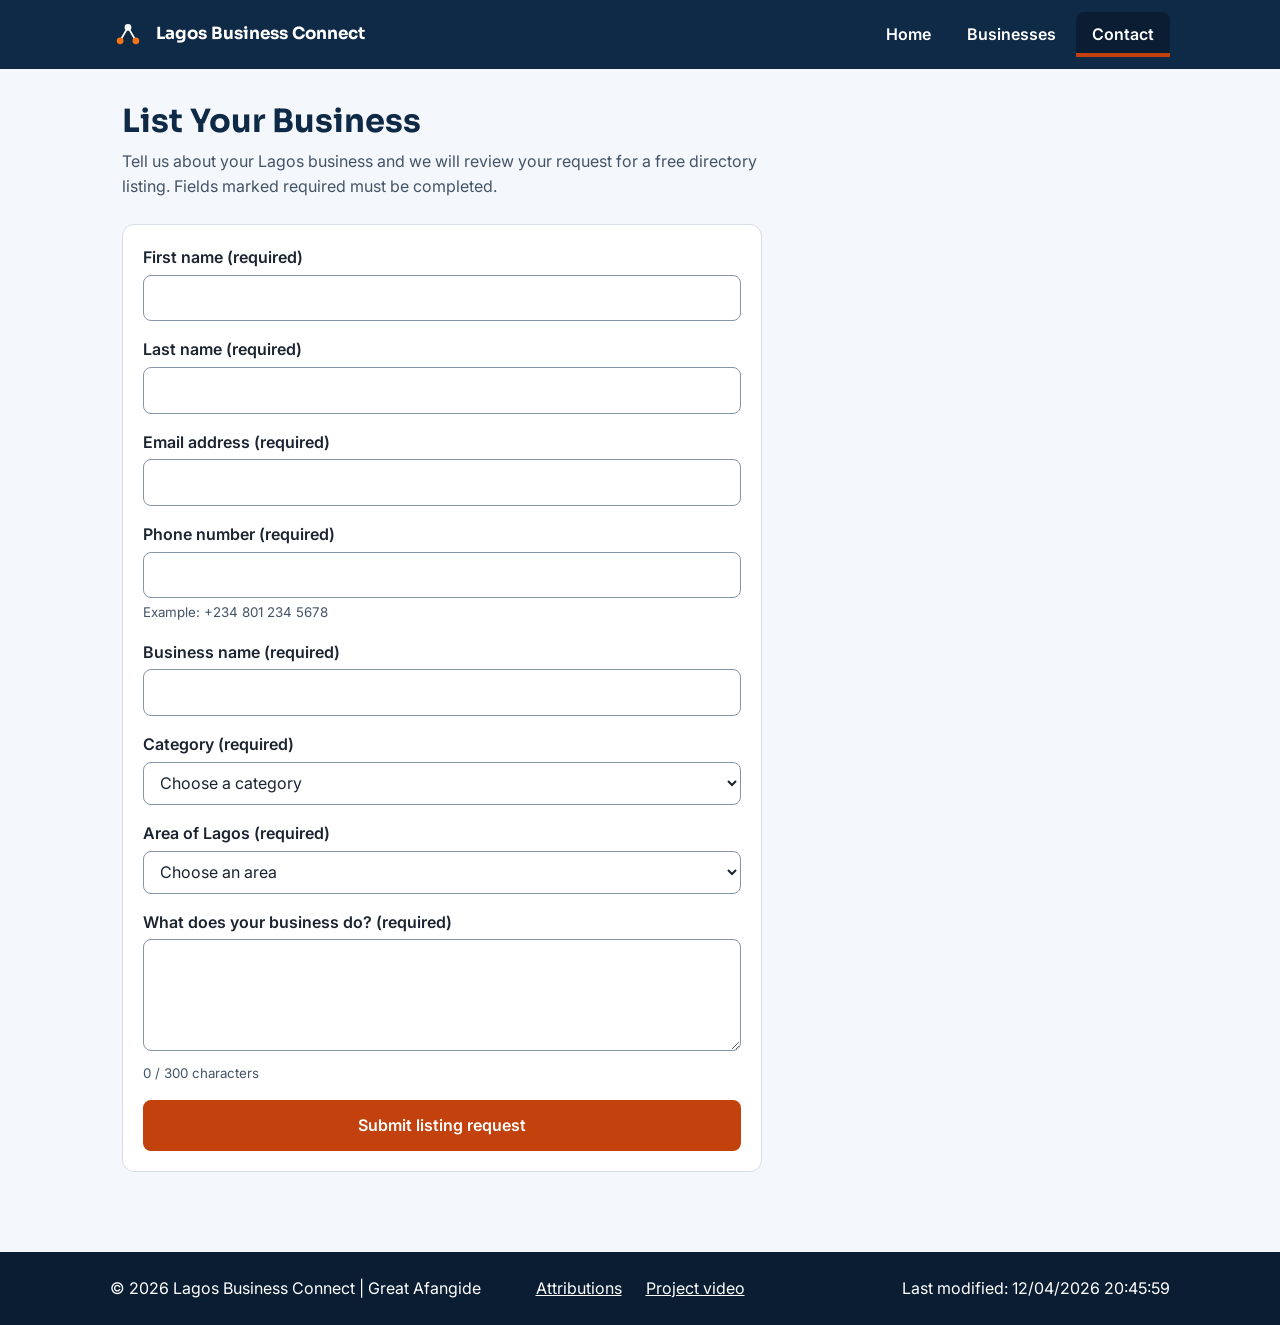
<file: final-project/contact.html>
<!DOCTYPE html>
<html lang="en">
<head>
  <meta charset="UTF-8">
  <meta name="viewport" content="width=device-width, initial-scale=1.0">
  <title>List Your Business | Lagos Business Connect</title>
  <meta name="description" content="Tell us about your Lagos business and request a free listing in the Lagos Business Connect directory.">
  <meta name="author" content="Great Afangide">

  <link rel="icon" type="image/svg+xml" href="images/favicon.svg">

  <!-- Open Graph -->
  <meta property="og:title" content="List Your Business | Lagos Business Connect">
  <meta property="og:description" content="Tell us about your Lagos business and request a free listing in the Lagos Business Connect directory.">
  <meta property="og:type" content="website">
  <meta property="og:image" content="https://greatx806.github.io/wdd231/final/images/hero.webp">
  <meta property="og:url" content="https://greatx806.github.io/wdd231/final/contact.html">

  <link rel="preconnect" href="https://fonts.googleapis.com">
  <link rel="preconnect" href="https://fonts.gstatic.com" crossorigin>
  <link href="https://fonts.googleapis.com/css2?family=Inter:wght@400;600&family=Sora:wght@600;700&display=swap" rel="stylesheet">

  <link rel="stylesheet" href="styles/normalize.css">
  <link rel="stylesheet" href="styles/small.css">
  <link rel="stylesheet" href="styles/larger.css">

  <script type="module" src="scripts/contact.js"></script>
</head>
<body>
  <a class="skip-link" href="#main-content">Skip to main content</a>

  <header class="site-header">
    <div class="header-inner">
      <a class="brand" href="index.html">
        <img src="images/favicon.svg" alt="" width="36" height="36">
        <span>Lagos Business Connect</span>
      </a>

      <button class="nav-toggle" id="nav-toggle" type="button" aria-expanded="false" aria-controls="primary-nav">
        <span class="visually-hidden">Menu</span>
        <span></span><span></span><span></span>
      </button>

      <nav class="primary-nav" id="primary-nav" aria-label="Primary">
        <ul>
          <li><a href="index.html">Home</a></li>
          <li><a href="businesses.html">Businesses</a></li>
          <li><a href="contact.html" aria-current="page">Contact</a></li>
        </ul>
      </nav>
    </div>
  </header>

  <main id="main-content">
    <div class="page-intro">
      <h1>List Your Business</h1>
      <p>Tell us about your Lagos business and we will review your request for a free directory listing. Fields marked required must be completed.</p>
    </div>

    <form class="biz-form" id="listing-form" action="thankyou.html" method="get">
      <div class="field">
        <label for="fname">First name (required)</label>
        <input type="text" id="fname" name="fname" autocomplete="given-name" title="Please enter your first name" required>
      </div>
      <div class="field">
        <label for="lname">Last name (required)</label>
        <input type="text" id="lname" name="lname" autocomplete="family-name" title="Please enter your last name" required>
      </div>
      <div class="field">
        <label for="email">Email address (required)</label>
        <input type="email" id="email" name="email" autocomplete="email" title="Please enter a valid email address" required>
      </div>
      <div class="field">
        <label for="phone">Phone number (required)</label>
        <input type="tel" id="phone" name="phone" autocomplete="tel" pattern="[0-9+\s]{10,16}" title="Use 10 to 16 digits, spaces, or a leading +" required>
        <small>Example: +234 801 234 5678</small>
      </div>
      <div class="field">
        <label for="bizname">Business name (required)</label>
        <input type="text" id="bizname" name="bizname" autocomplete="organization" title="Please enter your business name" required>
      </div>
      <div class="field">
        <label for="form-category">Category (required)</label>
        <select id="form-category" name="category" title="Please choose a category" required>
          <option value="">Choose a category</option>
          <option value="Food &amp; Drink">Food &amp; Drink</option>
          <option value="Fashion &amp; Beauty">Fashion &amp; Beauty</option>
          <option value="Technology">Technology</option>
          <option value="Health &amp; Wellness">Health &amp; Wellness</option>
          <option value="Logistics &amp; Transport">Logistics &amp; Transport</option>
          <option value="Professional Services">Professional Services</option>
        </select>
      </div>
      <div class="field">
        <label for="form-area">Area of Lagos (required)</label>
        <select id="form-area" name="area" title="Please choose an area" required>
          <option value="">Choose an area</option>
          <option value="Ajah">Ajah</option>
          <option value="Apapa">Apapa</option>
          <option value="Ikeja">Ikeja</option>
          <option value="Ikoyi">Ikoyi</option>
          <option value="Lekki">Lekki</option>
          <option value="Surulere">Surulere</option>
          <option value="Victoria Island">Victoria Island</option>
          <option value="Yaba">Yaba</option>
          <option value="Other">Other area in Lagos</option>
        </select>
      </div>
      <div class="field">
        <label for="description">What does your business do? (required)</label>
        <textarea id="description" name="description" maxlength="300" title="Briefly describe your business" required></textarea>
        <small id="description-count">0 / 300 characters</small>
      </div>
      <input type="hidden" id="timestamp" name="timestamp">
      <button type="submit" class="btn btn-accent">Submit listing request</button>
    </form>
  </main>

  <footer class="site-footer">
    <div class="footer-inner">
      <p>&copy; <span id="year"></span> Lagos Business Connect | Great Afangide</p>
      <ul class="footer-links">
        <li><a href="attributions.html">Attributions</a></li>
        <li><a href="https://www.youtube.com/" target="_blank" rel="noopener">Project video</a></li>
      </ul>
      <p>Last modified: <span id="last-modified"></span></p>
    </div>
  </footer>
</body>
</html>
</file>
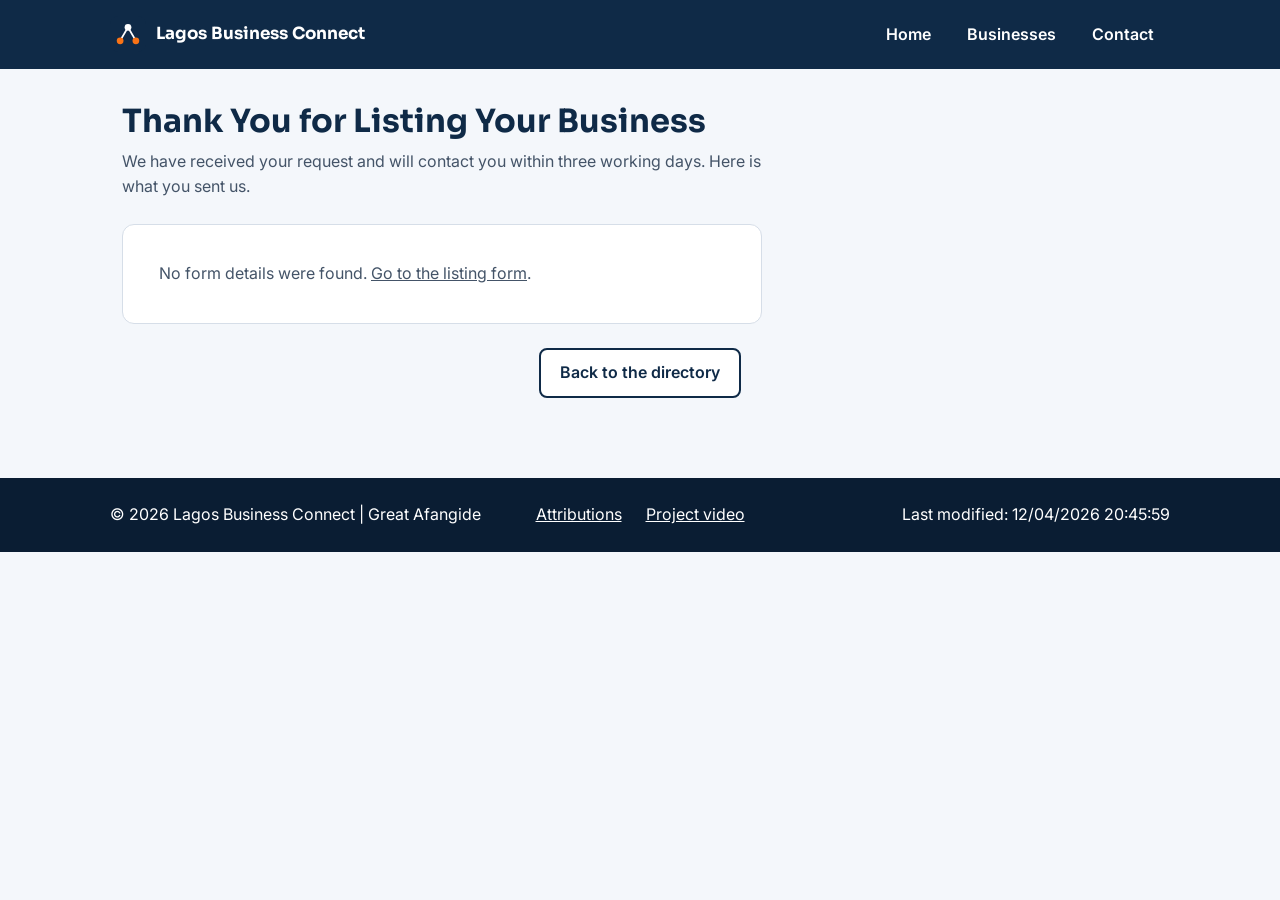
<file: final-project/thankyou.html>
<!DOCTYPE html>
<html lang="en">
<head>
  <meta charset="UTF-8">
  <meta name="viewport" content="width=device-width, initial-scale=1.0">
  <title>Thank You for Listing | Lagos Business Connect</title>
  <meta name="description" content="Thank you for submitting your business to Lagos Business Connect. Here is a summary of the details you sent.">
  <meta name="author" content="Great Afangide">
  <meta name="robots" content="noindex">

  <link rel="icon" type="image/svg+xml" href="images/favicon.svg">

  <!-- Open Graph -->
  <meta property="og:title" content="Thank You for Listing | Lagos Business Connect">
  <meta property="og:description" content="Thank you for submitting your business to Lagos Business Connect. Here is a summary of the details you sent.">
  <meta property="og:type" content="website">
  <meta property="og:image" content="https://greatx806.github.io/wdd231/final/images/hero.webp">
  <meta property="og:url" content="https://greatx806.github.io/wdd231/final/thankyou.html">

  <link rel="preconnect" href="https://fonts.googleapis.com">
  <link rel="preconnect" href="https://fonts.gstatic.com" crossorigin>
  <link href="https://fonts.googleapis.com/css2?family=Inter:wght@400;600&family=Sora:wght@600;700&display=swap" rel="stylesheet">

  <link rel="stylesheet" href="styles/normalize.css">
  <link rel="stylesheet" href="styles/small.css">
  <link rel="stylesheet" href="styles/larger.css">

  <script type="module" src="scripts/thankyou.js"></script>
</head>
<body>
  <a class="skip-link" href="#main-content">Skip to main content</a>

  <header class="site-header">
    <div class="header-inner">
      <a class="brand" href="index.html">
        <img src="images/favicon.svg" alt="" width="36" height="36">
        <span>Lagos Business Connect</span>
      </a>

      <button class="nav-toggle" id="nav-toggle" type="button" aria-expanded="false" aria-controls="primary-nav">
        <span class="visually-hidden">Menu</span>
        <span></span><span></span><span></span>
      </button>

      <nav class="primary-nav" id="primary-nav" aria-label="Primary">
        <ul>
          <li><a href="index.html">Home</a></li>
          <li><a href="businesses.html">Businesses</a></li>
          <li><a href="contact.html">Contact</a></li>
        </ul>
      </nav>
    </div>
  </header>

  <main id="main-content">
    <div class="page-intro">
      <h1>Thank You for Listing Your Business</h1>
      <p>We have received your request and will contact you within three working days. Here is what you sent us.</p>
    </div>

    <dl class="summary-box" id="summary" aria-label="Submitted details"></dl>
    <p class="center"><a class="btn btn-outline" href="businesses.html">Back to the directory</a></p>
  </main>

  <footer class="site-footer">
    <div class="footer-inner">
      <p>&copy; <span id="year"></span> Lagos Business Connect | Great Afangide</p>
      <ul class="footer-links">
        <li><a href="attributions.html">Attributions</a></li>
        <li><a href="https://www.youtube.com/" target="_blank" rel="noopener">Project video</a></li>
      </ul>
      <p>Last modified: <span id="last-modified"></span></p>
    </div>
  </footer>
</body>
</html>
</file>
<file: final-project/styles/small.css>
/* ===================================================
   Lagos Business Connect: base styles (320px and up)
=================================================== */
:root {
  --navy: #0f2a47;
  --navy-dark: #0a1d33;
  --ink: #1b2430;
  --muted: #445468;
  --accent: #c2410c;
  --accent-dark: #9a3412;
  --bg: #f4f7fb;
  --white: #ffffff;
  --border: #d6dee8;
  --radius: 12px;
  --max-width: 1100px;
}

body {
  font-family: "Inter", Arial, Helvetica, sans-serif;
  background-color: var(--bg);
  color: var(--ink);
}

h1,
h2,
h3 {
  font-family: "Sora", Georgia, serif;
  color: var(--navy);
  line-height: 1.25;
}

a:focus-visible,
button:focus-visible,
input:focus-visible,
select:focus-visible,
textarea:focus-visible {
  outline: 3px solid var(--accent);
  outline-offset: 2px;
}

.visually-hidden {
  position: absolute;
  width: 1px;
  height: 1px;
  overflow: hidden;
  clip-path: inset(50%);
  white-space: nowrap;
}

.skip-link {
  position: absolute;
  left: 0.5rem;
  top: -4rem;
  z-index: 50;
  padding: 0.6rem 1rem;
  background-color: var(--white);
  color: var(--navy);
  font-weight: 600;
}

.skip-link:focus {
  top: 0.5rem;
}

/* ---------- Header and navigation ---------- */
.site-header {
  background-color: var(--navy);
  color: var(--white);
}

.header-inner {
  display: flex;
  flex-wrap: wrap;
  align-items: center;
  justify-content: space-between;
  max-width: var(--max-width);
  margin: 0 auto;
  padding: 0.75rem 1.25rem;
}

.brand {
  display: flex;
  align-items: center;
  gap: 0.6rem;
  text-decoration: none;
  font-family: "Sora", Georgia, serif;
  font-weight: 700;
  font-size: 1.05rem;
}

.brand img {
  width: 36px;
  height: 36px;
}

.nav-toggle {
  display: flex;
  flex-direction: column;
  justify-content: space-between;
  width: 32px;
  height: 24px;
  padding: 3px 2px;
  background: none;
  border: none;
}

.nav-toggle span:not(.visually-hidden) {
  display: block;
  height: 3px;
  background-color: var(--white);
  border-radius: 2px;
}

.primary-nav {
  display: none;
  width: 100%;
  margin-top: 0.75rem;
}

.primary-nav.open {
  display: block;
}

.primary-nav a {
  display: block;
  padding: 0.85rem 0.25rem;
  border-top: 1px solid rgb(255 255 255 / 0.2);
  text-decoration: none;
  font-weight: 600;
}

.primary-nav a:hover {
  background-color: var(--navy-dark);
}

.primary-nav a[aria-current="page"] {
  border-left: 4px solid var(--accent);
  padding-left: 0.75rem;
  background-color: var(--navy-dark);
}

/* ---------- Layout ---------- */
main {
  max-width: var(--max-width);
  margin: 0 auto;
  padding: 1.25rem;
}

.section {
  margin-top: 2.5rem;
}

.section h2 {
  font-size: 1.4rem;
  margin-bottom: 0.5rem;
}

.section-intro {
  color: var(--muted);
  margin-bottom: 1.25rem;
}

.center {
  margin-top: 1.5rem;
  text-align: center;
}

.status {
  padding: 1rem;
  color: var(--muted);
}

/* ---------- Buttons ---------- */
.btn {
  display: inline-block;
  padding: 0.65rem 1.2rem;
  background-color: var(--navy);
  color: var(--white);
  border: 2px solid var(--navy);
  border-radius: 8px;
  font-weight: 600;
  text-decoration: none;
  text-align: center;
}

.btn:hover {
  background-color: var(--accent);
  border-color: var(--accent);
}

.btn-accent {
  background-color: var(--accent);
  border-color: var(--accent);
}

.btn-accent:hover {
  background-color: var(--accent-dark);
  border-color: var(--accent-dark);
}

.btn-outline {
  background-color: var(--white);
  color: var(--navy);
}

.btn-outline:hover,
.btn-outline[aria-pressed="true"] {
  background-color: var(--navy);
  border-color: var(--navy);
  color: var(--white);
}

/* ---------- Hero ---------- */
.hero {
  position: relative;
  overflow: hidden;
  border-radius: var(--radius);
}

.hero img {
  width: 100%;
  height: 360px;
  object-fit: cover;
}

.hero-content {
  position: absolute;
  left: 0.75rem;
  right: 0.75rem;
  bottom: 0.75rem;
  padding: 1.1rem;
  background-color: var(--navy);
  color: var(--white);
  border-radius: 10px;
}

.hero-content h1 {
  color: var(--white);
  font-size: 1.5rem;
  margin-bottom: 0.4rem;
}

.hero-content p {
  margin-bottom: 0.9rem;
}

/* ---------- Stats and info cards ---------- */
.stats {
  display: grid;
  grid-template-columns: repeat(2, 1fr);
  gap: 0.75rem;
  margin-top: 1.25rem;
}

.stats li {
  display: flex;
  flex-direction: column;
  align-items: center;
  padding: 1rem 0.5rem;
  background-color: var(--white);
  border: 1px solid var(--border);
  border-radius: var(--radius);
}

.stat-value {
  font-family: "Sora", Georgia, serif;
  font-size: 1.8rem;
  font-weight: 700;
  color: var(--navy);
}

.stat-label {
  color: var(--muted);
  font-size: 0.9rem;
}

.info-grid {
  display: grid;
  gap: 1rem;
}

.info-card {
  padding: 1.25rem;
  background-color: var(--white);
  border: 1px solid var(--border);
  border-radius: var(--radius);
}

.info-card h3 {
  margin-bottom: 0.4rem;
  font-size: 1.1rem;
}

.cta-banner {
  padding: 1.75rem 1.25rem;
  background-color: var(--navy);
  border-radius: var(--radius);
  text-align: center;
}

.cta-banner h2,
.cta-banner p {
  color: var(--white);
}

.cta-banner p {
  margin-bottom: 1rem;
}

/* ---------- Business cards ---------- */
.card-grid {
  display: grid;
  gap: 1.25rem;
  grid-template-columns: 1fr;
}

.biz-card {
  display: flex;
  flex-direction: column;
  overflow: hidden;
  background-color: var(--white);
  border: 1px solid var(--border);
  border-radius: var(--radius);
}

.biz-card img {
  width: 100%;
  height: auto;
}

.biz-body {
  display: flex;
  flex-direction: column;
  flex-grow: 1;
  gap: 0.5rem;
  padding: 1rem;
}

.biz-category {
  color: var(--accent);
  font-size: 0.8rem;
  font-weight: 700;
  letter-spacing: 0.04em;
  text-transform: uppercase;
}

.biz-body h3 {
  font-size: 1.1rem;
}

.biz-meta {
  font-size: 0.92rem;
  color: var(--muted);
}

.meta-label {
  display: inline-block;
  min-width: 3.5rem;
  font-weight: 600;
  color: var(--ink);
}

.biz-actions {
  display: flex;
  flex-wrap: wrap;
  gap: 0.5rem;
  margin-top: auto;
  padding-top: 0.5rem;
}

/* ---------- Filters ---------- */
.filters {
  display: grid;
  gap: 0.9rem;
  margin: 1.25rem 0;
  padding: 1rem;
  background-color: var(--white);
  border: 1px solid var(--border);
  border-radius: var(--radius);
}

.field label {
  display: block;
  margin-bottom: 0.25rem;
  font-weight: 600;
}

.field input,
.field select,
.field textarea {
  width: 100%;
  padding: 0.6rem 0.75rem;
  background-color: var(--white);
  border: 1px solid #8795a8;
  border-radius: 8px;
}

.field textarea {
  min-height: 7rem;
  resize: vertical;
}

.field small {
  display: block;
  margin-top: 0.25rem;
  color: var(--muted);
}

.filter-buttons {
  display: flex;
  flex-wrap: wrap;
  gap: 0.5rem;
}

.result-count {
  margin-bottom: 1rem;
  color: var(--muted);
  font-weight: 600;
}

/* ---------- Modal ---------- */
dialog {
  width: min(92vw, 520px);
  margin: auto;
  padding: 0;
  background-color: var(--white);
  color: var(--ink);
  border: none;
  border-radius: var(--radius);
}

dialog::backdrop {
  background-color: rgb(10 29 51 / 0.65);
}

.dialog-inner {
  padding: 1.5rem;
}

.dialog-inner h2 {
  margin-bottom: 0.75rem;
  font-size: 1.35rem;
}

.detail-list {
  margin: 1rem 0 1.5rem;
}

.detail-list div {
  display: flex;
  gap: 0.75rem;
  padding: 0.45rem 0;
  border-bottom: 1px solid var(--border);
}

.detail-list dt {
  min-width: 7.5rem;
  font-weight: 600;
}

/* ---------- Forms and plain pages ---------- */
.page-intro {
  max-width: 640px;
}

.page-intro p {
  margin-top: 0.5rem;
  color: var(--muted);
}

.biz-form,
.summary-box {
  display: grid;
  gap: 1rem;
  max-width: 640px;
  margin-top: 1.5rem;
  padding: 1.25rem;
  background-color: var(--white);
  border: 1px solid var(--border);
  border-radius: var(--radius);
}

.summary-box div {
  padding: 0.6rem 0;
  border-bottom: 1px solid var(--border);
}

.summary-box dt {
  font-weight: 600;
}

.summary-box dd {
  color: var(--muted);
  overflow-wrap: anywhere;
}

.credit-list {
  margin-top: 1.5rem;
}

.credit-list li {
  margin-bottom: 1rem;
  padding: 1rem;
  background-color: var(--white);
  border: 1px solid var(--border);
  border-radius: var(--radius);
}

/* ---------- Footer ---------- */
.site-footer {
  margin-top: 3rem;
  background-color: var(--navy-dark);
  color: var(--white);
}

.footer-inner {
  display: grid;
  gap: 0.75rem;
  max-width: var(--max-width);
  margin: 0 auto;
  padding: 1.5rem 1.25rem;
  text-align: center;
}

.footer-links {
  display: flex;
  justify-content: center;
  gap: 1.5rem;
}
</file>
<file: final-project/styles/larger.css>
/* ===================================================
   Lagos Business Connect: larger screens
=================================================== */
@media (min-width: 640px) {
  .card-grid {
    grid-template-columns: repeat(2, 1fr);
  }

  .filters {
    grid-template-columns: 1fr 1fr;
  }

  .field-wide {
    grid-column: 1 / -1;
  }
}

@media (min-width: 768px) {
  .nav-toggle {
    display: none;
  }

  .primary-nav {
    display: block;
    width: auto;
    margin-top: 0;
  }

  .primary-nav ul {
    display: flex;
    gap: 0.25rem;
  }

  .primary-nav a {
    padding: 0.6rem 1rem;
    border-top: none;
    border-radius: 8px;
  }

  .primary-nav a[aria-current="page"] {
    border-left: none;
    padding-left: 1rem;
    box-shadow: inset 0 -4px 0 var(--accent);
    border-radius: 8px 8px 0 0;
  }

  main {
    padding: 2rem;
  }

  .hero img {
    height: 440px;
  }

  .hero-content {
    left: 2rem;
    right: auto;
    bottom: 2rem;
    max-width: 480px;
    padding: 1.5rem;
  }

  .hero-content h1 {
    font-size: 2rem;
  }

  .stats {
    grid-template-columns: repeat(4, 1fr);
  }

  .info-grid {
    grid-template-columns: repeat(3, 1fr);
  }

  .footer-inner {
    grid-template-columns: 1fr auto 1fr;
    align-items: center;
  }

  .footer-inner p:first-child {
    text-align: left;
  }

  .footer-inner p:last-child {
    text-align: right;
  }
}

@media (min-width: 1000px) {
  .card-grid {
    grid-template-columns: repeat(3, 1fr);
  }

  .filters {
    grid-template-columns: 2fr 1fr 1fr;
    align-items: end;
  }

  .field-wide {
    grid-column: auto;
  }

  .filter-buttons {
    grid-column: 1 / -1;
  }

  .hero img {
    height: 480px;
  }
}
</file>
<file: styles/siteplan.css>
@import url('https://fonts.googleapis.com/css2?family=Open+Sans:wght@400;500;600;700&family=Roboto:wght@400;500;700;900&display=swap');

:root {
  --navy: #12355b;
  --gold: #d4a017;
  --white: #ffffff;
  --dark: #17202a;
  --light-gray: #f4f6f8;
  --border: #d9dee5;
  --muted: #5f6b76;

  --heading-font: "Roboto", Arial, sans-serif;
  --body-font: "Open Sans", Arial, sans-serif;

  --max-width: 1100px;
}

/* ------------------------------
   RESET
------------------------------ */

* {
  box-sizing: border-box;
}

html {
  scroll-behavior: smooth;
}

body {
  margin: 0;
  background: var(--white);
  color: var(--dark);
  font-family: var(--body-font);
  line-height: 1.7;
}

/* ------------------------------
   HEADER
------------------------------ */

.site-header {
  background: var(--navy);
  color: var(--white);
  border-bottom: 6px solid var(--gold);
}

.header-content {
  width: min(100% - 2rem, var(--max-width));
  margin: 0 auto;
  padding: 3rem 0;
}

.eyebrow {
  margin: 0 0 0.5rem;
  color: var(--gold);
  font-family: var(--heading-font);
  font-size: 0.85rem;
  font-weight: 700;
  letter-spacing: 0.14em;
  text-transform: uppercase;
}

.site-header h1 {
  margin: 0;
  color: var(--white);
  font-family: var(--heading-font);
  font-size: clamp(2.2rem, 5vw, 4rem);
  font-weight: 900;
  line-height: 1.1;
}

.subtitle {
  margin: 0.75rem 0 0;
  color: var(--white);
  font-size: 1.05rem;
}

/* ------------------------------
   MAIN CONTAINER
------------------------------ */

.container {
  width: min(100% - 2rem, var(--max-width));
  margin: 0 auto;
}

/* ------------------------------
   SECTIONS
------------------------------ */

.plan-section {
  margin: 2rem 0;
  padding: 2rem;
  background: var(--white);
  border: 1px solid var(--border);
  border-top: 5px solid var(--navy);
  box-shadow: 0 4px 18px rgba(18, 53, 91, 0.06);
}

.plan-section h2 {
  margin: 0 0 1.25rem;
  color: var(--navy);
  font-family: var(--heading-font);
  font-size: 1.7rem;
  font-weight: 900;
}

.plan-section h3 {
  color: var(--navy);
  font-family: var(--heading-font);
}

.plan-section p {
  max-width: 850px;
}

.plan-section ul {
  padding-left: 1.4rem;
}

.plan-section li {
  margin-bottom: 0.65rem;
}

/* ------------------------------
   SITE NAME
------------------------------ */

#site-name h3 {
  margin-bottom: 0.5rem;
  font-size: 1.4rem;
}

.domain {
  display: inline-block;
  margin-top: 1rem;
  padding: 0.65rem 1rem;
  background: var(--navy);
  color: var(--white);
  border-left: 5px solid var(--gold);
}

/* ------------------------------
   SCENARIOS
------------------------------ */

.scenario-grid {
  display: grid;
  grid-template-columns: repeat(2, 1fr);
  gap: 1rem;
}

.scenario {
  position: relative;
  padding: 1.5rem;
  background: var(--light-gray);
  border: 1px solid var(--border);
  border-left: 5px solid var(--gold);
}

.scenario-number {
  display: block;
  margin-bottom: 0.5rem;
  color: var(--gold);
  font-family: var(--heading-font);
  font-size: 0.9rem;
  font-weight: 900;
}

.scenario h3 {
  margin: 0 0 0.5rem;
  font-size: 1.1rem;
}

.scenario p {
  margin: 0;
}

/* ------------------------------
   COLOR SCHEMA
------------------------------ */

.color-grid {
  display: grid;
  grid-template-columns: repeat(2, 1fr);
  gap: 1rem;
}

.color-card {
  display: grid;
  grid-template-columns: 100px 1fr;
  overflow: hidden;
  border: 1px solid var(--border);
  background: var(--white);
}

.color-swatch {
  min-height: 150px;
}

.color-swatch.navy {
  background: #12355b;
}

.color-swatch.gold {
  background: #d4a017;
}

.color-swatch.white {
  background: #ffffff;
  border-right: 1px solid var(--border);
}

.color-swatch.dark {
  background: #17202a;
}

.color-information {
  padding: 1rem;
}

.color-information h3 {
  margin: 0 0 0.4rem;
}

.color-information p {
  margin: 0.3rem 0;
  font-size: 0.92rem;
}

/* ------------------------------
   TYPOGRAPHY
------------------------------ */

.type-example,
.typography-sample {
  margin-top: 1rem;
  padding: 1.5rem;
  background: var(--light-gray);
  border-left: 5px solid var(--gold);
}

.type-label {
  margin: 0 0 0.4rem;
  color: var(--gold);
  font-family: var(--heading-font);
  font-size: 0.75rem;
  font-weight: 900;
  letter-spacing: 0.12em;
  text-transform: uppercase;
}

.heading-font {
  font-family: var(--heading-font);
}

.body-font {
  font-family: var(--body-font);
}

/* ------------------------------
   WIREFRAMES
------------------------------ */

.wireframe-notice {
  margin-bottom: 1.5rem;
  padding: 1rem 1.25rem;
  background: #fff8df;
  border: 1px solid var(--gold);
  border-left: 5px solid var(--gold);
}

.wireframe-grid {
  display: grid;
  grid-template-columns: 1fr 1fr;
  gap: 2rem;
}

.wireframe-card {
  margin: 0;
}

.wireframe-placeholder {
  min-height: 420px;
  display: flex;
  flex-direction: column;
  justify-content: center;
  align-items: center;
  padding: 2rem;
  background: #ffffff;
  border: 3px dashed var(--navy);
  text-align: center;
}

.wireframe-placeholder.wide {
  min-height: 300px;
}

.wireframe-placeholder p {
  margin: 0;
  color: var(--navy);
  font-family: var(--heading-font);
  font-weight: 900;
}

.wireframe-placeholder span {
  margin-top: 0.5rem;
  color: var(--muted);
  font-size: 0.9rem;
}

.wireframe-card figcaption {
  margin-top: 0.75rem;
  color: var(--muted);
  font-size: 0.9rem;
  text-align: center;
}

/* ------------------------------
   CONTENT STRUCTURE
------------------------------ */

.structure-list {
  display: grid;
  gap: 0.75rem;
}

.structure-list article {
  display: grid;
  grid-template-columns: 55px 1fr;
  gap: 1rem;
  align-items: start;
  padding: 1rem;
  background: var(--light-gray);
  border-left: 4px solid var(--gold);
}

.structure-list article > span {
  color: var(--gold);
  font-family: var(--heading-font);
  font-size: 1.2rem;
  font-weight: 900;
}

.structure-list h3 {
  margin: 0;
  font-size: 1.05rem;
}

.structure-list p {
  margin: 0.25rem 0 0;
}

/* ------------------------------
   FOOTER
------------------------------ */

.site-footer {
  margin-top: 3rem;
  padding: 2.5rem 1rem;
  background: var(--navy);
  color: var(--white);
  border-top: 5px solid var(--gold);
  text-align: center;
}

.footer-content p {
  margin: 0.3rem 0;
}

.footer-content strong {
  color: var(--gold);
  font-family: var(--heading-font);
}

/* ------------------------------
   RESPONSIVE DESIGN
------------------------------ */

@media screen and (max-width: 750px) {

  .header-content {
    padding: 2.25rem 0;
  }

  .plan-section {
    padding: 1.25rem;
  }

  .scenario-grid,
  .color-grid,
  .wireframe-grid {
    grid-template-columns: 1fr;
  }

  .color-card {
    grid-template-columns: 80px 1fr;
  }

  .wireframe-placeholder {
    min-height: 360px;
  }

  .wireframe-placeholder.wide {
    min-height: 300px;
  }
}

@media screen and (max-width: 450px) {

  .container {
    width: min(100% - 1rem, var(--max-width));
  }

  .plan-section {
    margin: 1rem 0;
    padding: 1rem;
  }

  .site-header h1 {
    font-size: 2.1rem;
  }

  .subtitle {
    font-size: 0.95rem;
  }

  .scenario-grid {
    gap: 0.75rem;
  }

  .color-card {
    grid-template-columns: 1fr;
  }

  .color-swatch {
    min-height: 70px;
  }

  .color-swatch.white {
    border-right: 0;
    border-bottom: 1px solid var(--border);
  }

  .wireframe-placeholder {
    min-height: 300px;
  }
}
</file>
<file: chamber/styles/styles.css>
/* ============================================
   Lagos Chamber of Commerce — shared stylesheet
   Used by index.html, directory.html, and join.html
   ============================================ */

:root {
  --teal-deep: #0b4f4a;
  --teal-mid: #1b6b63;
  --ochre: #e0a527;
  --ochre-dark: #b9860f;
  --paper: #f7f4ec;
  --sand: #eae0c8;
  --charcoal: #1c1c1c;
  --charcoal-soft: #3a3a37;
  --line: #0b4f4a2e;
  --white: #ffffff;

  --font-display: "Fraunces", Georgia, "Times New Roman", serif;
  --font-body: "Work Sans", -apple-system, Segoe UI, Roboto, sans-serif;

  --radius: 10px;
  --max-width: 1180px;
}

* {
  box-sizing: border-box;
}

html {
  scroll-behavior: smooth;
}

body {
  margin: 0;
  font-family: var(--font-body);
  color: var(--charcoal);
  background: var(--paper);
  line-height: 1.55;
}

img {
  max-width: 100%;
  display: block;
}

a {
  color: var(--teal-deep);
}

h1, h2, h3 {
  font-family: var(--font-display);
  line-height: 1.15;
  margin: 0 0 0.5em;
  font-weight: 600;
}

p {
  margin: 0 0 1em;
}

/* Accessibility helper */
.visually-hidden {
  position: absolute;
  width: 1px;
  height: 1px;
  padding: 0;
  margin: -1px;
  overflow: hidden;
  clip: rect(0, 0, 0, 0);
  white-space: nowrap;
  border: 0;
  color: var(--charcoal);
  background-color: var(--paper);
}

:focus-visible {
  outline: 3px solid var(--ochre-dark);
  outline-offset: 2px;
}

/* ---------- Header & Nav ---------- */

.site-header,
.site-footer {
  background: var(--teal-deep);
  color: var(--paper);
}

.site-header {
  position: relative;
}

.header-inner {
  max-width: var(--max-width);
  margin: 0 auto;
  padding: 0.9rem 1.25rem;
  display: flex;
  align-items: center;
  justify-content: space-between;
  gap: 1rem;
}

.brand {
  display: flex;
  align-items: center;
  gap: 0.65rem;
  text-decoration: none;
  color: var(--paper);
}

/* FIXED CONTRAST: Charcoal text on Ochre background (7.78:1 ratio) */
.brand-mark {
  width: 38px;
  height: 38px;
  border-radius: 50%;
  background: var(--ochre);
  display: grid;
  place-items: center;
  color: var(--charcoal);
  font-family: var(--font-display);
  font-weight: 700;
  flex-shrink: 0;
}

.brand-text {
  font-family: var(--font-display);
  font-size: 1.05rem;
  font-weight: 600;
  line-height: 1.2;
}

.skip-link {
  position: absolute;
  left: -999px;
  top: auto;
  background: var(--ochre);
  color: var(--charcoal);
  padding: 0.75rem 1.25rem;
  font-weight: 600;
  text-decoration: none;
  z-index: 100;
  border-radius: 0 0 8px 0;
}

.skip-link:focus {
  left: 0;
  top: 0;
}

.nav-toggle {
  display: none;
  background: none;
  border: 1px solid #f7f4ec66;
  border-radius: 6px;
  color: var(--paper);
  width: 48px;
  height: 48px;
  cursor: pointer;
  flex-shrink: 0;
}

.nav-toggle span,
.nav-toggle::before,
.nav-toggle::after {
  content: "";
  display: block;
  width: 20px;
  height: 2px;
  background: var(--paper);
  margin: 4px auto;
}

.primary-nav ul {
  list-style: none;
  display: flex;
  gap: 1.6rem;
  margin: 0;
  padding: 0;
}

.primary-nav a {
  color: var(--paper);
  text-decoration: none;
  font-size: 0.98rem;
  padding: 0.3rem 0.1rem;
  border-bottom: 2px solid transparent;
}

.primary-nav a:hover,
.primary-nav a[aria-current="page"] {
  border-bottom-color: var(--ochre);
}

/* ---------- Hero ---------- */

.hero {
  position: relative;
  background: var(--teal-deep);
}

.hero img {
  width: 100%;
  height: clamp(260px, 45vw, 480px);
  object-fit: cover;
}

.hero-content {
  position: absolute;
  inset: 0;
  display: flex;
  flex-direction: column;
  align-items: flex-start;
  justify-content: center;
  padding: 1.5rem 1.5rem 2.5rem;
  max-width: var(--max-width);
  margin: 0 auto;
}

.hero-content h1,
.hero-content p {
  color: var(--paper);
  text-shadow: 0 2px 10px #00000059;
}

.hero-content h1 {
  font-size: clamp(1.8rem, 4.5vw, 3rem);
  max-width: 14ch;
}

.hero-content p {
  max-width: 42ch;
  font-size: 1.05rem;
}

.cta-button {
  display: inline-block;
  background: var(--ochre);
  color: var(--charcoal);
  text-decoration: none;
  font-weight: 600;
  padding: 0.75rem 1.5rem;
  border-radius: 999px;
  margin-top: 0.5rem;
  transition: transform 0.15s ease, background 0.15s ease;
}

.cta-button:hover,
.cta-button:focus-visible {
  background: var(--ochre-dark);
  transform: translateY(-1px);
}

/* ---------- Main Layout ---------- */

main {
  max-width: var(--max-width);
  margin: 0 auto;
  padding: 2.5rem 1.25rem 3rem;
}

/* Layout helpers replacing inline styles on join.html */
.page-intro {
  max-width: var(--max-width);
  margin: 0 auto;
  padding: 2.5rem 1.25rem 0;
}

.info-panels {
  display: grid;
  grid-template-columns: 1fr;
  gap: 1.75rem;
  margin-bottom: 3rem;
}

.panel,
.spotlight-card,
.membership-card {
  background: var(--white);
  border: 1px solid var(--line);
  border-radius: var(--radius);
}

.panel {
  padding: 1.5rem 1.5rem 1.75rem;
}

.panel h2,
.spotlights h2,
.membership-card h3,
.dialog-inner h3,
.confirmation-panel h1,
.confirmation-list dt {
  color: var(--teal-deep);
}

.panel h2 {
  font-size: 1.4rem;
}

.event-list {
  list-style: none;
  margin: 0;
  padding: 0;
  display: grid;
  gap: 1rem;
}

.event-list li {
  display: grid;
  grid-template-columns: 64px 1fr;
  gap: 1rem;
  padding-bottom: 1rem;
  border-bottom: 1px solid var(--line);
}

.event-list li:last-child {
  border-bottom: none;
  padding-bottom: 0;
}

.event-date,
.forecast-day {
  background: var(--sand);
}

.event-date {
  border-radius: 8px;
  text-align: center;
  padding: 0.4rem 0;
  font-family: var(--font-display);
  line-height: 1.1;
}

.event-date .day {
  display: block;
  font-size: 1.3rem;
  font-weight: 700;
  color: var(--teal-deep);
}

.event-date .month {
  display: block;
  font-size: 0.72rem;
  letter-spacing: 0.03em;
}

.event-title {
  font-weight: 600;
  margin: 0 0 0.2rem;
}

.event-meta,
.weather-desc,
.weather-status,
.forecast-day .label,
.spotlight-card address,
.join-form small,
.membership-card p,
.event-date .month {
  color: var(--charcoal-soft);
}

.event-meta,
.weather-status {
  font-size: 0.9rem;
}

/* ---------- Weather Panel ---------- */

.weather-now {
  display: flex;
  align-items: center;
  gap: 1rem;
  margin-bottom: 1.25rem;
}

.weather-temp {
  font-family: var(--font-display);
  font-size: 3rem;
  font-weight: 600;
  color: var(--teal-deep);
}

.weather-desc {
  text-transform: capitalize;
}

.weather-forecast {
  display: grid;
  grid-template-columns: repeat(3, 1fr);
  gap: 0.75rem;
}

.forecast-day {
  border-radius: 8px;
  text-align: center;
  padding: 0.75rem 0.4rem;
}

.forecast-day .label {
  display: block;
  font-size: 0.8rem;
  margin-bottom: 0.3rem;
}

.forecast-day .temp {
  font-family: var(--font-display);
  font-weight: 600;
}

/* ---------- Spotlights ---------- */

.spotlights h2 {
  font-size: 1.6rem;
  margin-bottom: 1.25rem;
}

.spotlight-grid {
  display: grid;
  grid-template-columns: 1fr;
  gap: 1.25rem;
}

.spotlight-card {
  padding: 1.25rem;
  display: flex;
  flex-direction: column;
  gap: 0.6rem;
}

.spotlight-card .logo {
  width: 56px;
  height: 56px;
  border-radius: 8px;
  background: var(--teal-deep);
  color: var(--paper);
  display: grid;
  place-items: center;
  font-family: var(--font-display);
  font-weight: 700;
  font-size: 1.2rem;
}

.spotlight-card h3 {
  font-size: 1.1rem;
  margin-bottom: 0;
}

.spotlight-card address {
  font-style: normal;
  font-size: 0.92rem;
  margin: 0;
}

.spotlight-card .card-link {
  margin-top: auto;
  font-size: 0.92rem;
  font-weight: 600;
  text-decoration: none;
}

/* ---------- Footer ---------- */

.footer-inner {
  max-width: var(--max-width);
  margin: 0 auto;
  padding: 1.75rem 1.25rem;
  display: flex;
  flex-wrap: wrap;
  gap: 0.75rem 1.5rem;
  align-items: center;
  justify-content: space-between;
  font-size: 0.88rem;
}

.footer-inner a {
  color: var(--paper);
}

.social-links {
  display: flex;
  gap: 0.9rem;
  list-style: none;
  margin: 0;
  padding: 0;
}

.social-links a {
  display: inline-flex;
}

/* ---------- Join Page ---------- */

/* Updated join-layout with centered container defaults */
.join-layout {
  display: grid;
  grid-template-columns: 1fr;
  gap: 2rem;
  align-items: start;
  max-width: var(--max-width);
  margin: 0 auto;
  padding: 1rem 1.25rem 3rem;
}

.join-form fieldset {
  border: 1px solid var(--line);
  border-radius: var(--radius);
  padding: 1rem 1.1rem 1.2rem;
  margin: 0 0 1.25rem;
}

.join-form legend {
  font-family: var(--font-display);
  font-weight: 600;
  padding: 0 0.4rem;
  color: var(--teal-deep);
}

.join-form label {
  display: block;
  font-weight: 600;
  font-size: 0.92rem;
  margin-bottom: 1rem;
}

.join-form input[type="text"],
.join-form input[type="email"],
.join-form input[type="tel"],
.join-form textarea {
  display: block;
  width: 100%;
  margin-top: 0.35rem;
  padding: 0.65rem 0.75rem;
  border: 1px solid var(--line);
  border-radius: 6px;
  font: inherit;
  color: var(--charcoal);
  background: var(--white);
}

.join-form input:focus-visible,
.join-form textarea:focus-visible {
  outline: 3px solid var(--ochre-dark);
  outline-offset: 1px;
}

.join-form textarea {
  min-height: 110px;
  resize: vertical;
}

.join-form small {
  display: block;
  font-weight: 400;
  margin-top: 0.3rem;
}

.radio-group {
  display: flex;
  flex-wrap: wrap;
  gap: 0.75rem 1.5rem;
}

.radio-option {
  display: flex;
  align-items: center;
  gap: 0.45rem;
  font-weight: 500;
  margin-bottom: 0;
}

.radio-option input {
  width: 18px;
  height: 18px;
  accent-color: var(--teal-deep);
}

.submit-button,
.membership-card button,
.dialog-close {
  font: inherit;
  cursor: pointer;
}

.submit-button {
  border: none;
}

/* Membership Cards */

.membership-cards {
  display: grid;
  grid-template-columns: 1fr;
  gap: 1rem;
}

.membership-card {
  padding: 1.25rem;
  opacity: 0;
  transform: translateY(18px);
  animation: cardRise 0.55s ease forwards;
}

.membership-card:nth-child(1) { animation-delay: 0.05s; }
.membership-card:nth-child(2) { animation-delay: 0.2s; }
.membership-card:nth-child(3) { animation-delay: 0.35s; }
.membership-card:nth-child(4) { animation-delay: 0.5s; }

@keyframes cardRise {
  to {
    opacity: 1;
    transform: translateY(0);
  }
}

.membership-card h3 {
  font-size: 1.1rem;
}

.membership-card p {
  font-size: 0.92rem;
  margin-bottom: 0.75rem;
}

.membership-card button {
  font-weight: 600;
  font-size: 0.92rem;
  background: none;
  border: none;
  color: var(--teal-deep);
  text-decoration: underline;
  padding: 0;
}

/* Modals */

dialog {
  border: none;
  border-radius: var(--radius);
  padding: 0;
  width: min(420px, 90vw);
  box-shadow: 0 20px 45px #0b4f4a40;
}

dialog::backdrop {
  background: #0b4f4a8c;
}

.dialog-inner {
  padding: 1.5rem;
}

.dialog-inner h3 {
  margin-bottom: 0.75rem;
}

.dialog-inner ul {
  margin: 0 0 1.25rem;
  padding-left: 1.2rem;
}

.dialog-inner li {
  margin-bottom: 0.4rem;
}

.dialog-close {
  font-weight: 600;
  background: var(--ochre);
  color: var(--charcoal);
  border: none;
  border-radius: 999px;
  padding: 0.55rem 1.3rem;
}

/* ---------- Thank-You Page ---------- */

.confirmation-list {
  margin: 1.5rem 0 0;
  display: grid;
  gap: 0.9rem;
}

.confirmation-list div {
  display: grid;
  grid-template-columns: 160px 1fr;
  gap: 0.5rem;
  border-bottom: 1px solid var(--line);
  padding-bottom: 0.6rem;
}

.confirmation-list dt {
  font-weight: 600;
}

.confirmation-list dd {
  margin: 0;
}

/* ---------- Responsive & Media Queries ---------- */

@media (max-width: 640px) {
  .nav-toggle {
    display: block;
  }

  .primary-nav {
    width: 100%;
    display: none;
  }

  .primary-nav.open {
    display: block;
  }

  .primary-nav ul {
    flex-direction: column;
    gap: 0;
    padding: 0.5rem 1.25rem 1rem;
  }

  .primary-nav li {
    border-top: 1px solid #f7f4ec26;
  }

  .primary-nav a {
    display: block;
    padding: 0.75rem 0;
  }

  .header-inner {
    flex-wrap: wrap;
  }
}

@media (min-width: 700px) {
  .info-panels {
    grid-template-columns: 1.1fr 1fr;
    align-items: start;
  }

  .spotlight-grid {
    grid-template-columns: repeat(3, 1fr);
  }
}

@media (min-width: 800px) {
  .join-layout {
    grid-template-columns: 1.35fr 1fr;
  }
}

@media (prefers-reduced-motion: reduce) {
  .membership-card {
    animation: none;
    opacity: 1;
    transform: none;
  }
}
</file>
<file: chamber/styles/larger.css>
/* LAGOS CHAMBER OF COMMERCE - WDD231 LARGER SCREEN STYLES */

@media screen and (min-width: 768px) {
  .site-header {
    min-height: 82px;
    padding: 0 2rem;
    display: flex;
    align-items: center;
    justify-content: space-between;
  }

  .header-content { flex-shrink: 0; }

  .site-logo {
    width: 48px;
    height: 48px;
  }

  .site-title {
    font-size: 1.1rem;
    max-width: 180px;
  }

  .menu-toggle { display: none; }

  .main-nav {
    display: block;
    width: auto;
    margin-left: auto;
  }

  .main-nav ul {
    flex-direction: row;
    align-items: center;
    gap: 0.35rem;
  }

  .main-nav li { width: auto; }

  .main-nav a {
    padding: 1.7rem 1rem;
    text-align: left;
  }

  .main-nav a:hover { background: transparent; }

  .main-nav a.active::after {
    left: 20%;
    right: 20%;
    bottom: 12px;
  }

  .directory-intro {
    padding: 4rem 2rem 2rem;
  }

  .directory-intro h1 { font-size: 2.7rem; }

  .directory-intro p { font-size: 1.05rem; }

  .view-toggle { margin-top: 2rem; }

  .directory {
    width: calc(100% - 4rem);
    margin-bottom: 5rem;
  }

  .directory.grid-view {
    grid-template-columns: repeat(2, minmax(0, 1fr));
    gap: 1.5rem;
  }

  .member-card { padding: 1.75rem; }

  .member-card img { height: 180px; }

  .directory.list-view .member-card {
    grid-template-columns: 1.2fr 1fr 1fr;
    align-items: center;
    column-gap: 2rem;
    padding: 1.15rem 1.5rem;
  }

  .footer-content {
    width: calc(100% - 4rem);
    padding: 3.5rem 0;
    grid-template-columns: 1.5fr 1fr 1.5fr;
    align-items: start;
    gap: 3rem;
  }

  .footer-social { justify-content: center; }

  .footer-dev {
    border-top: none;
    border-left: 1px solid rgba(255, 255, 255, 0.15);
    padding-top: 0;
    padding-left: 2rem;
  }
}

@media screen and (min-width: 1100px) {
  .site-header {
    padding-left: 3rem;
    padding-right: 3rem;
  }

  .directory-intro { padding-top: 5rem; }

  .directory.grid-view {
    grid-template-columns: repeat(3, minmax(0, 1fr));
    gap: 1.75rem;
  }

  .member-card { padding: 2rem; }

  .member-card img { height: 190px; }
}
</file>
